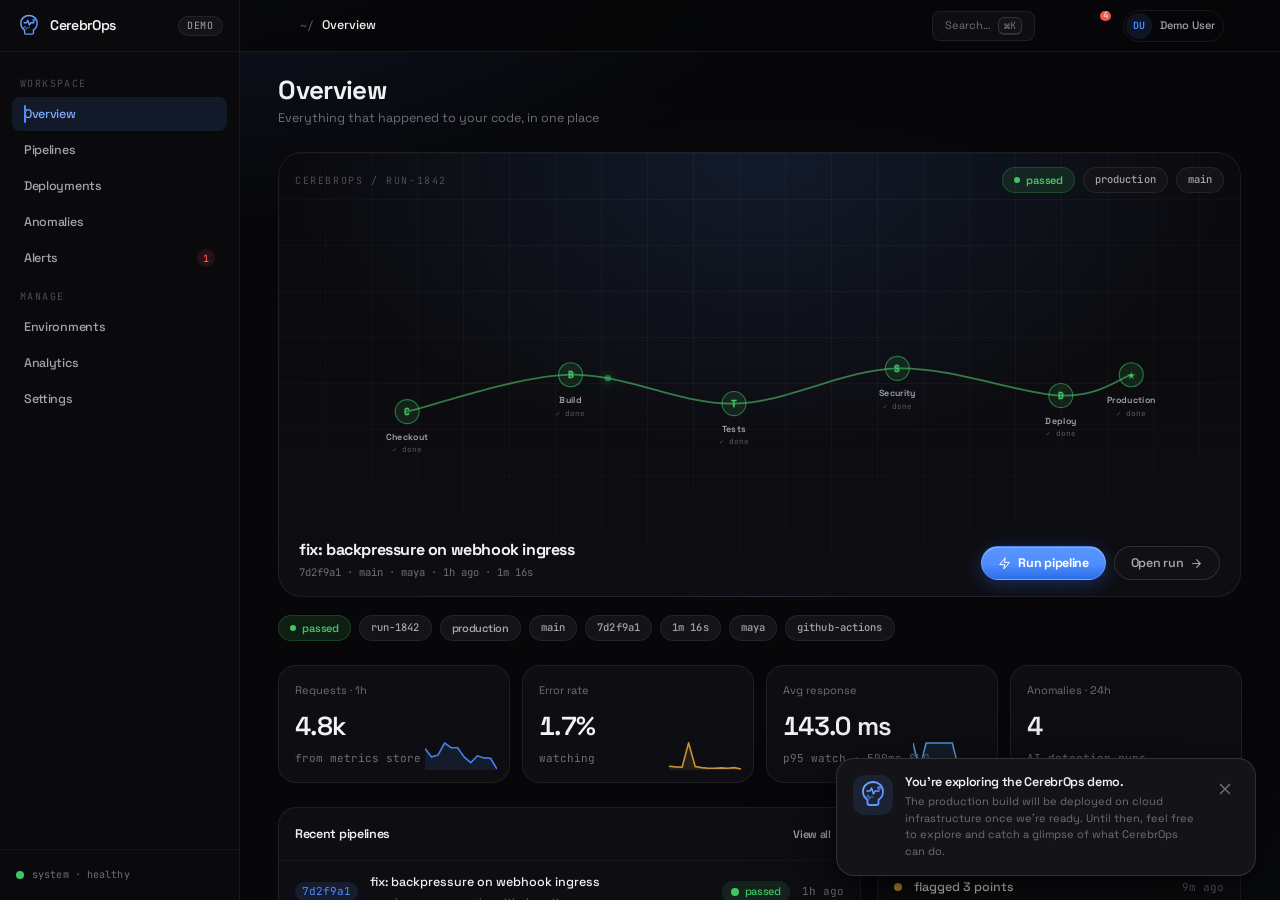
<file: demo/dashboard.html>
<!DOCTYPE html>
<html lang="en" data-theme="dark">
<head>
  <meta charset="utf-8">
  <meta name="viewport" content="width=device-width, initial-scale=1">
  <meta name="api-key" content="">
  <title>CerebrOps — Dashboard (Demo)</title>
  <link rel="icon" type="image/svg+xml" href="./static/img/logo.svg">
  <link rel="preconnect" href="https://fonts.googleapis.com">
  <link rel="preconnect" href="https://fonts.gstatic.com" crossorigin>
  <link href="https://fonts.googleapis.com/css2?family=Space+Grotesk:wght@400;500;600;700&family=Instrument+Serif:ital@1&family=JetBrains+Mono:wght@400;500;600&display=swap" rel="stylesheet">
  <link rel="stylesheet" href="./static/css/tokens.css">
  <link rel="stylesheet" href="./static/css/base.css">
  <link rel="stylesheet" href="./static/css/app.css">
</head>
<body>
  <div class="app">
    <!-- SIDEBAR -->
    <aside class="sidebar" id="sidebar" aria-label="Primary">
      <a class="side-brand" href="./index.html" title="Back to cerebrops home">
        <span class="brand-mark" aria-hidden="true">
          <img src="./static/img/logo.svg" alt="" width="26" height="26">
        </span>
        <span class="side-brand-name">CerebrOps</span>
        <span class="side-env chip" id="side-env">demo</span>
      </a>

      <nav class="side-nav" id="side-nav">
        <p class="side-label">Workspace</p>
        <a class="side-link active" href="#/overview" data-route="overview"><span>Overview</span></a>
        <a class="side-link" href="#/pipelines" data-route="pipelines"><span>Pipelines</span></a>
        <a class="side-link" href="#/deployments" data-route="deployments"><span>Deployments</span></a>
        <a class="side-link" href="#/anomalies" data-route="anomalies"><span>Anomalies</span></a>
        <a class="side-link" href="#/alerts" data-route="alerts"><span>Alerts</span><span class="side-count" id="alert-count" hidden></span></a>
        <p class="side-label">Manage</p>
        <a class="side-link" href="#/environments" data-route="environments"><span>Environments</span></a>
        <a class="side-link" href="#/analytics" data-route="analytics"><span>Analytics</span></a>
        <a class="side-link" href="#/settings" data-route="settings"><span>Settings</span></a>
      </nav>

      <div class="side-foot">
        <div class="side-status">
          <span class="dot dot-success" id="side-dot"></span>
          <span id="side-status-text" class="mono">system · healthy</span>
        </div>
        <button class="side-collapse" id="side-collapse" title="Collapse sidebar" aria-label="Collapse sidebar"></button>
      </div>
    </aside>
    <div class="side-scrim" id="side-scrim" hidden></div>

    <!-- MAIN -->
    <div class="app-main">
      <header class="topbar">
        <button class="icon-btn hamburger" id="hamburger" aria-label="Open navigation" aria-expanded="false"></button>
        <div class="crumb" id="crumb">
          <span class="crumb-sep mono">~/</span><span id="crumb-name">overview</span>
        </div>
        <div class="topbar-right">
          <button class="search-trigger" id="search-trigger" aria-label="Search (Ctrl K)">
            <span class="search-label">Search…</span>
            <span class="kbd" id="search-kbd">⌘K</span>
          </button>
          <button class="icon-btn" id="theme-toggle" aria-label="Toggle theme"></button>
          <div class="notif-wrap">
            <button class="icon-btn" id="notif-btn" aria-label="Notifications" aria-expanded="false">
              <span class="notif-badge" id="notif-badge" hidden></span>
            </button>
            <div class="notif-panel" id="notif-panel" hidden></div>
          </div>
          <div class="user-chip" id="user-chip" title="Demo User">
            <span class="avatar mono">DU</span>
            <span class="user-name">Demo User</span>
          </div>
          <a class="icon-btn" href="./login.html" title="Log out" aria-label="Log out"></a>
        </div>
      </header>

      <main class="view" id="view" tabindex="-1"></main>
    </div>
  </div>

  <!-- MOBILE BOTTOM NAV -->
  <nav class="tabbar" id="tabbar" aria-label="Primary">
    <a class="tab-item active" href="#/overview" data-route="overview" aria-label="Overview"><span>Home</span></a>
    <a class="tab-item" href="#/pipelines" data-route="pipelines" aria-label="Pipelines"><span>Pipelines</span></a>
    <button class="tab-fab" id="tab-run" aria-label="Run pipeline" title="Run pipeline"></button>
    <a class="tab-item" href="#/deployments" data-route="deployments" aria-label="Deployments"><span>Deploys</span></a>
    <a class="tab-item" href="#/alerts" data-route="alerts" aria-label="Alerts"><span>Alerts</span></a>
  </nav>

  <!-- COMMAND PALETTE -->
  <div class="palette-backdrop" id="palette-backdrop" hidden>
    <div class="palette" role="dialog" aria-modal="true" aria-label="Command palette">
      <div class="palette-input-row">
        <input class="palette-input" id="palette-input" type="text" placeholder="Search projects, runs, actions…" autocomplete="off" spellcheck="false" aria-label="Search">
        <span class="kbd">esc</span>
      </div>
      <div class="palette-results" id="palette-results" role="listbox"></div>
      <div class="palette-foot">
        <span><span class="kbd">↑</span><span class="kbd">↓</span> navigate</span>
        <span><span class="kbd">↵</span> select</span>
        <span class="palette-hint mono">actions</span>
      </div>
    </div>
  </div>

  <div class="toast-region" id="toasts" aria-live="polite"></div>

  <!-- DEMO NOTIFICATION POPUP -->
  <div id="demo-popup" class="demo-popup">
    <div class="demo-popup-inner">
      <div class="demo-popup-icon">
        <img src="./static/img/logo.svg" alt="" width="32" height="32">
      </div>
      <div class="demo-popup-content">
        <h3 class="demo-popup-title">You're exploring the CerebrOps demo.</h3>
        <p class="demo-popup-text">The production build will be deployed on cloud infrastructure once we're ready. Until then, feel free to explore and catch a glimpse of what CerebrOps can do.</p>
      </div>
      <button class="demo-popup-close" id="demo-popup-close" aria-label="Dismiss">
        <svg width="18" height="18" viewBox="0 0 24 24" fill="none" stroke="currentColor" stroke-width="2" stroke-linecap="round"><path d="M18 6L6 18M6 6l12 12"/></svg>
      </button>
    </div>
  </div>

  <script id="initial-data" type="application/json">{
    "system": {"cpu_usage": 34.2, "memory_usage": 58.1, "disk_usage": 41.3, "uptime": 86400},
    "summary": {"total": 4812, "error_rate_percent": 1.7, "avg_response_time_seconds": 0.143, "avg_response_time_ms": 143, "anomaly_count": 3, "deploy_count": 9},
    "anomalies": [
      {"id": 6, "ts": "2026-08-19T10:00:00Z", "status": "detected", "severity": "page", "anomaly_count": 3, "total_data_points": 672, "results": {"method": "forecast-residual", "top_metric_contributions": {"error_rate": 42.3, "response_time": 12.1}, "root_cause": {"run_id": "run-1836", "minutes_before": 1.1, "branch": "main", "commit": "3a08f77", "hypothesis": "Possible deploy-related regression: run-1836 (main@3a08f77) 1.1m before the anomaly."}}},
      {"id": 5, "ts": "2026-08-19T06:00:00Z", "status": "detected", "severity": "ticket", "anomaly_count": 1, "total_data_points": 672, "results": {"method": "isolation-forest", "top_metric_contributions": {"cpu_usage": 9.2}}},
      {"id": 4, "ts": "2026-08-18T22:00:00Z", "status": "detected", "severity": "ticket", "anomaly_count": 2, "total_data_points": 670, "results": {"method": "forecast-residual", "top_metric_contributions": {"memory_usage": 17.7, "error_rate": 6.4}}}
    ],
    "alerts": [
      {"id": 8, "ts": "2026-08-19T10:00:00Z", "severity": "page", "alert_type": "anomaly", "message": "error_rate spike — forecast-residual flagged 3 points", "payload": {"channel": "slack"}},
      {"id": 7, "ts": "2026-08-19T06:00:00Z", "severity": "ticket", "alert_type": "anomaly", "message": "cpu_usage deviating from weekly profile", "payload": {"channel": "slack"}},
      {"id": 6, "ts": "2026-08-19T00:00:00Z", "severity": "ticket", "alert_type": "slo", "message": "FastBurn: error budget consumed 18.2x in the last hour", "payload": {"channel": "opsgenie"}}
    ],
    "pipeline": [
      {"id": 1, "pipeline_id": "run-1842", "status": "success", "stage": "production", "duration": 42, "branch": "main", "commit_hash": "7d2f9a1", "source": "github-actions", "ts": "2026-08-19T11:00:00Z", "payload": {"project": "cerebrops-core", "repo": "cerebrops/core", "author": "maya", "message": "fix: backpressure on webhook ingress"}},
      {"id": 2, "pipeline_id": "run-1841", "status": "success", "stage": "production", "duration": 38, "branch": "main", "commit_hash": "9c41be2", "source": "github-actions", "ts": "2026-08-19T09:30:00Z", "payload": {"project": "cerebrops-core", "repo": "cerebrops/core", "author": "devon", "message": "feat: forecast-residual detection v2"}},
      {"id": 3, "pipeline_id": "run-1840", "status": "failed", "stage": "test", "duration": 28, "branch": "main", "commit_hash": "3a08f77", "source": "github-actions", "ts": "2026-08-19T08:00:00Z", "payload": {"project": "gateway", "repo": "cerebrops/gateway", "author": "alex", "message": "chore: pin trivy-action to 0.35.0"}},
      {"id": 4, "pipeline_id": "run-1839", "status": "success", "stage": "production", "duration": 55, "branch": "main", "commit_hash": "e5d90b4", "source": "github-actions", "ts": "2026-08-19T06:00:00Z", "payload": {"project": "cerebrops-core", "repo": "cerebrops/core", "author": "maya", "message": "feat: deploy-correlated root cause"}},
      {"id": 5, "pipeline_id": "run-1838", "status": "running", "stage": "deploy", "duration": 12, "branch": "pr-127", "commit_hash": "b21a6c8", "source": "github-actions", "ts": "2026-08-19T11:15:00Z", "payload": {"project": "web-dashboard", "repo": "cerebrops/web-dashboard", "author": "devon", "message": "perf: batch metric inserts"}}
    ],
    "api_key_configured": false,
    "recent_logs": ["2026-08-19T11:00:00 INFO Pipeline event recorded: run-1842", "2026-08-19T10:55:00 INFO Monitor cycle complete: 0 anomalies", "2026-08-19T10:00:00 WARN Forecast-residual anomaly detected: error_rate"]
  }</script>

  <script src="./static/vendor/three.min.js"></script>
  <script src="./static/vendor/chart.umd.min.js"></script>
  <script>
    // Override the API function to return demo data from initial-data
    (function() {
      var initialData = JSON.parse(document.getElementById('initial-data').textContent);

      // Store the original api function and replace it
      window.__demoMode = true;
      window.__demoData = initialData;

      // Demo notification popup
      var popup = document.getElementById('demo-popup');
      var closeBtn = document.getElementById('demo-popup-close');
      if (popup && closeBtn) {
        closeBtn.addEventListener('click', function() {
          popup.style.opacity = '0';
          popup.style.transform = 'translateY(20px)';
          setTimeout(function() { popup.style.display = 'none'; }, 300);
        });
        // Auto-dismiss after 8 seconds
        setTimeout(function() {
          if (popup.style.display !== 'none') {
            popup.style.opacity = '0';
            popup.style.transform = 'translateY(20px)';
            setTimeout(function() { popup.style.display = 'none'; }, 300);
          }
        }, 8000);
      }
    })();
  </script>
  <script src="./static/js/demo-api.js"></script>
  <script src="./static/js/app.js"></script>
</body>
</html>
</file>
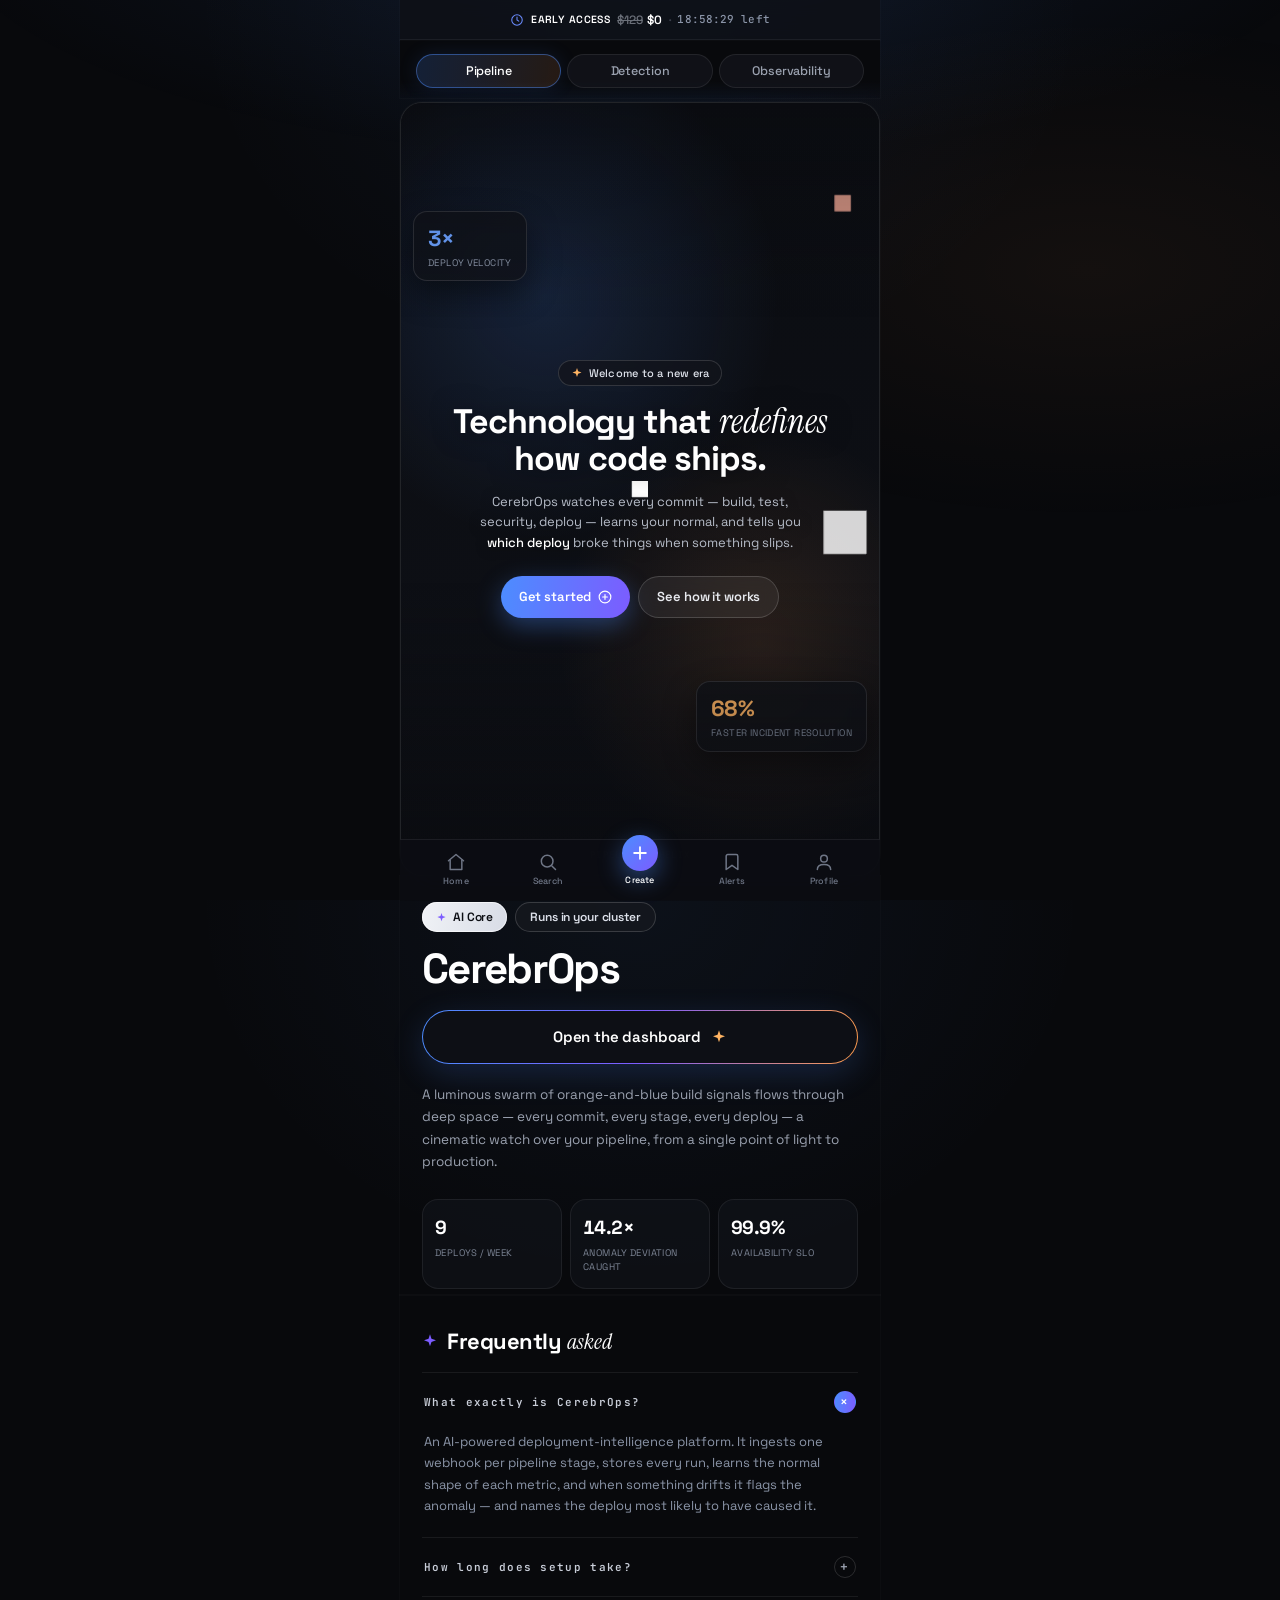
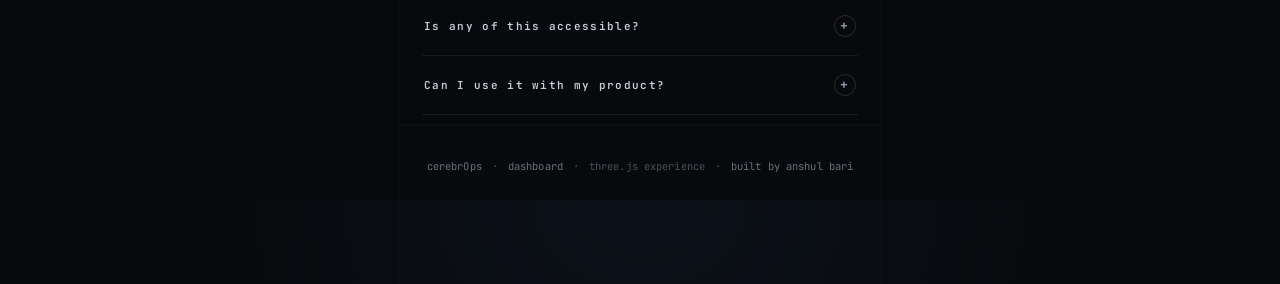
<file: demo/experience.html>
<!DOCTYPE html>
<html lang="en" data-theme="dark">
<head>
  <meta charset="utf-8">
  <meta name="viewport" content="width=device-width, initial-scale=1, viewport-fit=cover">
  <meta name="description" content="CerebrOps — AI-powered deployment intelligence. A cinematic watch over every commit, from a single point of light to production.">
  <meta name="theme-color" content="#0a0b0e">
  <title>CerebrOps — a new era of deployment intelligence</title>
  <link rel="icon" type="image/svg+xml" href="./static/img/logo.svg">
  <link rel="preconnect" href="https://fonts.googleapis.com">
  <link rel="preconnect" href="https://fonts.gstatic.com" crossorigin>
  <link href="https://fonts.googleapis.com/css2?family=Space+Grotesk:wght@400;500;600;700&family=Instrument+Serif:ital@1&family=JetBrains+Mono:wght@400;500;600&display=swap" rel="stylesheet">
  <link rel="stylesheet" href="./static/css/tokens.css">
  <link rel="stylesheet" href="./static/css/base.css">
  <link rel="stylesheet" href="./static/css/experience.css">
</head>
<body class="xp">
  <div class="xp-stage" aria-hidden="true"></div>

  <!-- EARLY ACCESS BANNER -->
  <div class="ea-banner" role="status">
    <svg class="ea-clock" width="14" height="14" viewBox="0 0 24 24" fill="none" stroke="currentColor" stroke-width="1.8" stroke-linecap="round"><circle cx="12" cy="12" r="9"/><path d="M12 7v5l3 2"/></svg>
    <span class="ea-title">Early Access</span>
    <span class="ea-price"><s>$129</s> <b>$0</b></span>
    <span class="ea-sep">·</span>
    <span class="ea-count mono" id="ea-count">18:58:33 left</span>
  </div>

  <!-- SCENE TABS -->
  <nav class="xp-tabs" id="xp-tabs" aria-label="Experience layers">
    <button class="xp-tab on" data-scene="pipeline" aria-pressed="true">Pipeline</button>
    <button class="xp-tab" data-scene="detection" aria-pressed="false">Detection</button>
    <button class="xp-tab" data-scene="observability" aria-pressed="false">Observability</button>
  </nav>

  <!-- HERO PREVIEW -->
  <section class="hero-card" id="hero-card">
    <canvas id="xp-canvas" aria-hidden="true"></canvas>
    <div class="hero-float hero-float-left">
      <span class="hf-value num">3×</span>
      <span class="hf-label">deploy velocity</span>
    </div>
    <div class="hero-float hero-float-right">
      <span class="hf-value num">68%</span>
      <span class="hf-label">faster incident resolution</span>
    </div>
    <span class="hero-scene-tag mono" id="scene-tag">pipeline · helix</span>

    <div class="hero-overlay">
      <span class="hero-badge">
        <svg width="12" height="12" viewBox="0 0 24 24" fill="currentColor"><path d="M12 2l2.2 6.6L21 11l-6.8 2.4L12 20l-2.2-6.6L3 11l6.8-2.4z"/></svg>
        Welcome to a new era
      </span>
      <h1>Technology that <span class="serif-it">redefines</span><br>how code ships.</h1>
      <p class="hero-sub">
        CerebrOps watches every commit — build, test, security, deploy —
        learns your normal, and tells you <em>which deploy</em> broke things
        when something slips.
      </p>
      <div class="hero-actions">
        <a class="xp-btn xp-btn-primary" href="./dashboard.html">
          Get started
          <svg width="14" height="14" viewBox="0 0 24 24" fill="none" stroke="currentColor" stroke-width="2" stroke-linecap="round" stroke-linejoin="round"><circle cx="12" cy="12" r="10"/><path d="M12 8v8M8 12h8"/></svg>
        </a>
        <a class="xp-btn xp-btn-ghost" href="#faq">See how it works</a>
      </div>
    </div>
  </section>

  <!-- PRODUCT -->
  <section class="xp-main">
    <div class="xp-tags reveal">
      <span class="xp-pill premium">
        <svg width="11" height="11" viewBox="0 0 24 24" fill="currentColor"><path d="M12 2l2.2 6.6L21 11l-6.8 2.4L12 20l-2.2-6.6L3 11l6.8-2.4z"/></svg>
        AI Core
      </span>
      <span class="xp-pill dark">Runs in your cluster</span>
    </div>
    <h2 class="xp-title reveal reveal-d1">CerebrOps</h2>
    <a class="xp-cta reveal reveal-d2" href="./dashboard.html">
      <span>Open the dashboard</span>
      <svg class="xp-cta-spark" width="16" height="16" viewBox="0 0 24 24" fill="currentColor"><path d="M12 2l2.2 6.6L21 11l-6.8 2.4L12 20l-2.2-6.6L3 11l6.8-2.4z"/></svg>
    </a>
    <p class="xp-desc reveal reveal-d3">
      A luminous swarm of orange-and-blue build signals flows through deep space —
      every commit, every stage, every deploy — a cinematic watch over your
      pipeline, from a single point of light to production.
    </p>

    <div class="xp-stats reveal reveal-d4">
      <div class="xp-stat"><span class="xs-v num">9</span><span class="xs-k">deploys / week</span></div>
      <div class="xp-stat"><span class="xs-v num">14.2×</span><span class="xs-k">anomaly deviation caught</span></div>
      <div class="xp-stat"><span class="xs-v num">99.9%</span><span class="xs-k">availability SLO</span></div>
    </div>
  </section>

  <!-- FAQ -->
  <section class="faq" id="faq">
    <div class="faq-head reveal">
      <svg width="16" height="16" viewBox="0 0 24 24" fill="currentColor"><path d="M12 2l2.2 6.6L21 11l-6.8 2.4L12 20l-2.2-6.6L3 11l6.8-2.4z"/></svg>
      <h2>Frequently <span class="serif-it">asked</span></h2>
    </div>

    <details class="faq-item reveal reveal-d1" open>
      <summary>
        <span>What exactly is CerebrOps?</span>
        <span class="faq-icon" aria-hidden="true">×</span>
      </summary>
      <div class="faq-body">
        <p>An AI-powered deployment-intelligence platform. It ingests one webhook per pipeline stage, stores every run, learns the normal shape of each metric, and when something drifts it flags the anomaly — and names the deploy most likely to have caused it.</p>
      </div>
    </details>

    <details class="faq-item reveal reveal-d2">
      <summary>
        <span>How long does setup take?</span>
        <span class="faq-icon" aria-hidden="true">+</span>
      </summary>
      <div class="faq-body">
        <p>Under five minutes. Point your CI at one endpoint, run the container, and the store, detectors, Prometheus endpoint, and dashboard come up together — no accounts, no SaaS dependency.</p>
      </div>
    </details>

    <details class="faq-item reveal reveal-d3">
      <summary>
        <span>Is any of this accessible?</span>
        <span class="faq-icon" aria-hidden="true">+</span>
      </summary>
      <div class="faq-body">
        <p>Fully self-hosted and API-first. Everything is readable: the v1 API, the Prometheus scrape target, and structured JSON logs. Your telemetry never leaves your cluster.</p>
      </div>
    </details>

    <details class="faq-item reveal reveal-d4">
      <summary>
        <span>Can I use it with my product?</span>
        <span class="faq-icon" aria-hidden="true">+</span>
      </summary>
      <div class="faq-body">
        <p>Yes. POST pipeline events from GitHub Actions, GitLab CI, or Jenkins; read the v1 API; scrape <span class="mono">/metrics-prom</span>; and route anomaly pages to Slack with the runbook attached.</p>
      </div>
    </details>
  </section>

  <!-- BOTTOM NAV -->
  <nav class="xp-bottombar" aria-label="App navigation">
    <a class="bb-item" href="./experience.html" aria-label="Home">
      <svg viewBox="0 0 24 24" fill="none" stroke="currentColor" stroke-width="1.8" stroke-linecap="round" stroke-linejoin="round"><path d="M3 10.5L12 3l9 7.5"/><path d="M5 9.5V21h14V9.5"/></svg>
      <span>Home</span>
    </a>
    <a class="bb-item" href="#faq" aria-label="Search">
      <svg viewBox="0 0 24 24" fill="none" stroke="currentColor" stroke-width="1.8" stroke-linecap="round" stroke-linejoin="round"><circle cx="11" cy="11" r="7"/><path d="M21 21l-4.3-4.3"/></svg>
      <span>Search</span>
    </a>
    <a class="bb-item bb-plus" href="./dashboard.html" aria-label="Create">
      <svg viewBox="0 0 24 24" fill="none" stroke="currentColor" stroke-width="2.2" stroke-linecap="round"><path d="M12 5v14M5 12h14"/></svg>
      <span>Create</span>
    </a>
    <a class="bb-item" href="./dashboard.html#/anomalies" aria-label="Anomalies">
      <svg viewBox="0 0 24 24" fill="none" stroke="currentColor" stroke-width="1.8" stroke-linecap="round" stroke-linejoin="round"><path d="M19 21l-7-5-7 5V5a2 2 0 012-2h10a2 2 0 012 2z"/></svg>
      <span>Alerts</span>
    </a>
    <a class="bb-item" href="./dashboard.html#/settings" aria-label="Profile">
      <svg viewBox="0 0 24 24" fill="none" stroke="currentColor" stroke-width="1.8" stroke-linecap="round" stroke-linejoin="round"><circle cx="12" cy="8" r="4"/><path d="M4 21c0-4 3.6-6 8-6s8 2 8 6"/></svg>
      <span>Profile</span>
    </a>
  </nav>

  <footer class="xp-foot mono">
    <a href="./index.html">cerebrOps</a>
    <span>·</span>
    <a href="./dashboard.html">dashboard</a>
    <span>·</span>
    <span>three.js experience</span>
    <span>·</span>
    <a href="https://www.anshulbari.me/" target="_blank" rel="noopener noreferrer">built by anshul bari</a>
  </footer>

  <script src="./static/vendor/three.min.js"></script>
  <script src="./static/js/experience.js"></script>
</body>
</html>
</file>
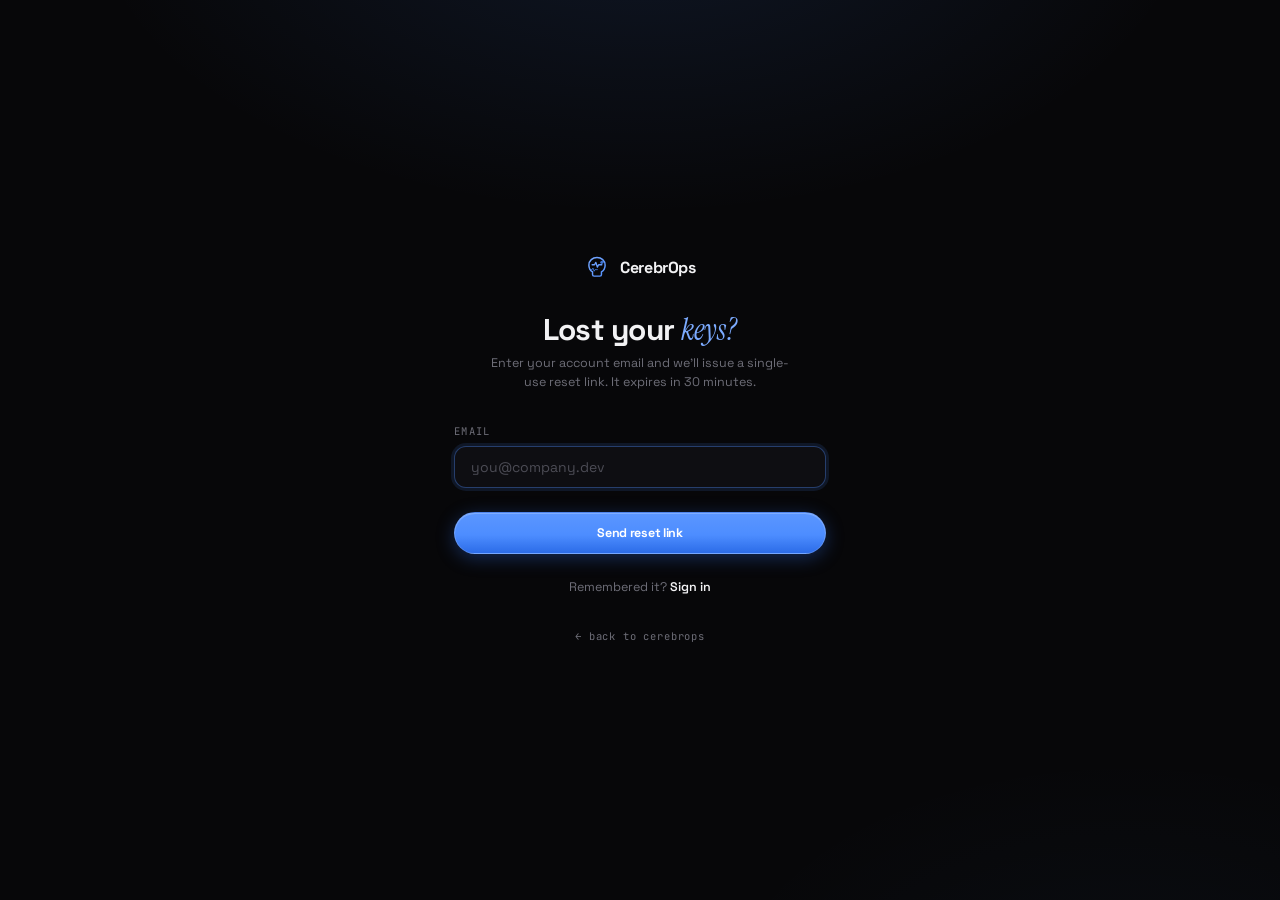
<file: demo/forgot-password.html>
<!DOCTYPE html>
<html lang="en" data-theme="dark">
<head>
  <meta charset="utf-8">
  <meta name="viewport" content="width=device-width, initial-scale=1">
  <title>Reset password — CerebrOps Demo</title>
  <link rel="icon" type="image/svg+xml" href="./static/img/logo.svg">
  <link rel="preconnect" href="https://fonts.googleapis.com">
  <link rel="preconnect" href="https://fonts.gstatic.com" crossorigin>
  <link href="https://fonts.googleapis.com/css2?family=Space+Grotesk:wght@400;500;600;700&family=Instrument+Serif:ital@1&family=JetBrains+Mono:wght@400;500;600&display=swap" rel="stylesheet">
  <link rel="stylesheet" href="./static/css/tokens.css">
  <link rel="stylesheet" href="./static/css/base.css">
  <link rel="stylesheet" href="./static/css/auth.css">
</head>
<body class="auth">
  <main class="auth-card">
    <a class="auth-brand" href="./index.html">
      <span class="brand-mark" aria-hidden="true">
        <img src="./static/img/logo.svg" alt="" width="26" height="26">
      </span>
      CerebrOps
    </a>

    <h1 class="auth-title">Lost your <span class="serif-it" style="color:var(--accent-strong)">keys?</span></h1>
    <p class="auth-sub">Enter your account email and we'll issue a single-use reset link. It expires in 30 minutes.</p>

    <div class="auth-note" role="status" id="reset-note" style="display:none">
      <span class="mono" style="font-size:12px">Reset link sent! (Demo mode — no email actually sent)</span>
    </div>

    <form class="auth-form" id="reset-form">
      <div class="auth-field">
        <label for="email">Email</label>
        <input class="auth-input" id="email" name="email" type="email" placeholder="you@company.dev" required autocomplete="email" autofocus>
      </div>
      <button class="auth-submit" type="submit">Send reset link</button>
    </form>

    <p class="auth-switch">Remembered it? <a href="./login.html">Sign in</a></p>

    <p class="auth-foot">
      <a href="./index.html">← back to cerebrops</a>
    </p>
  </main>

  <script>
    document.getElementById('reset-form').addEventListener('submit', function(e) {
      e.preventDefault();
      document.getElementById('reset-note').style.display = 'block';
      document.getElementById('reset-form').style.display = 'none';
    });
  </script>
</body>
</html>
</file>
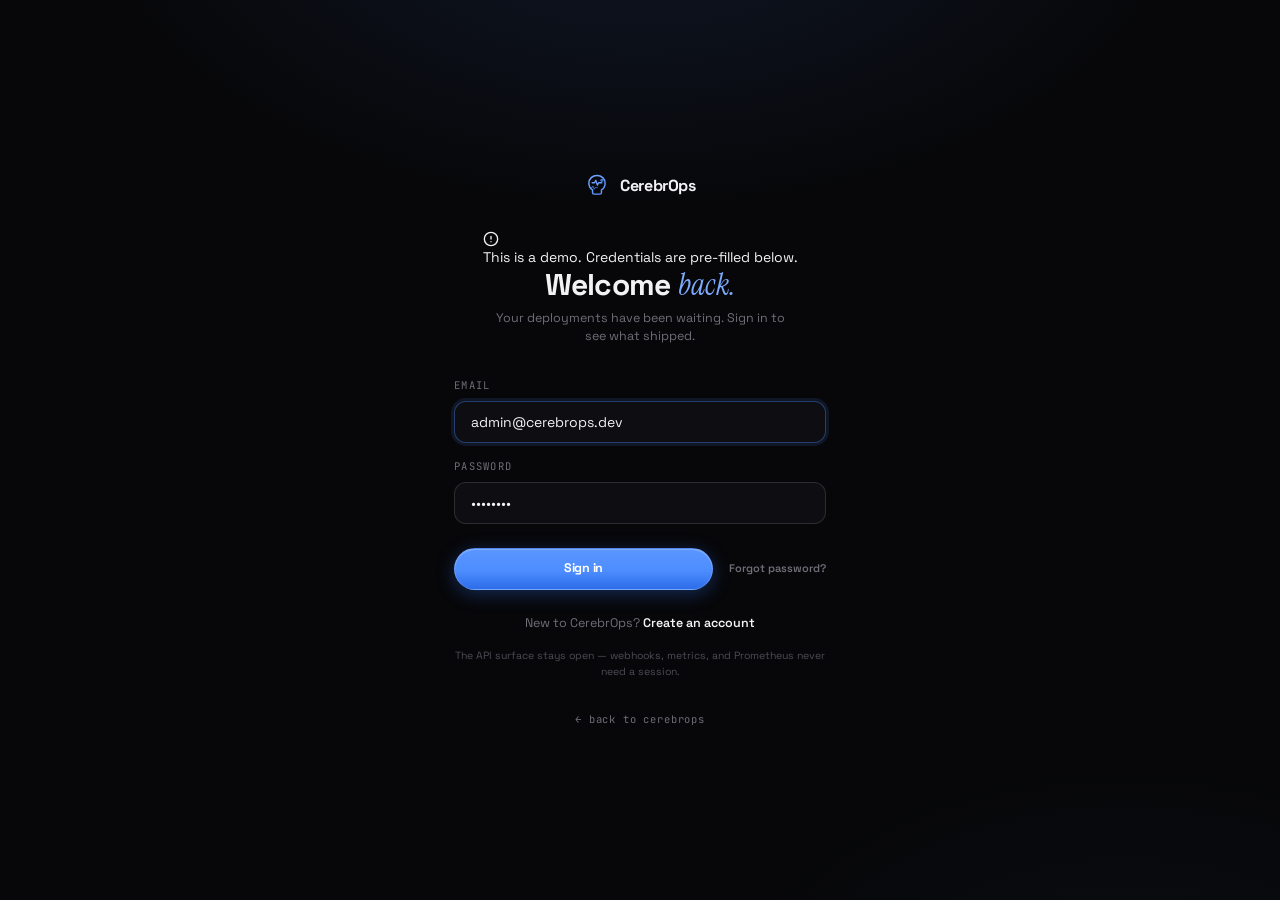
<file: demo/login.html>
<!DOCTYPE html>
<html lang="en" data-theme="dark">
<head>
  <meta charset="utf-8">
  <meta name="viewport" content="width=device-width, initial-scale=1">
  <title>Sign in — CerebrOps Demo</title>
  <link rel="icon" type="image/svg+xml" href="./static/img/logo.svg">
  <link rel="preconnect" href="https://fonts.googleapis.com">
  <link rel="preconnect" href="https://fonts.gstatic.com" crossorigin>
  <link href="https://fonts.googleapis.com/css2?family=Space+Grotesk:wght@400;500;600;700&family=Instrument+Serif:ital@1&family=JetBrains+Mono:wght@400;500;600&display=swap" rel="stylesheet">
  <link rel="stylesheet" href="./static/css/tokens.css">
  <link rel="stylesheet" href="./static/css/base.css">
  <link rel="stylesheet" href="./static/css/auth.css">
</head>
<body class="auth">
  <main class="auth-card">
    <a class="auth-brand" href="./index.html">
      <span class="brand-mark" aria-hidden="true">
        <img src="./static/img/logo.svg" alt="" width="26" height="26">
      </span>
      CerebrOps
    </a>

    <div class="auth-demo-banner" role="status">
      <svg width="16" height="16" viewBox="0 0 24 24" fill="none" stroke="currentColor" stroke-width="2" stroke-linecap="round"><circle cx="12" cy="12" r="10"/><path d="M12 8v4m0 4h.01"/></svg>
      <span>This is a demo. Credentials are pre-filled below.</span>
    </div>

    <h1 class="auth-title">Welcome <span class="serif-it" style="color:var(--accent-strong)">back.</span></h1>
    <p class="auth-sub">Your deployments have been waiting. Sign in to see what shipped.</p>

    <form class="auth-form" id="login-form">
      <div class="auth-field">
        <label for="email">Email</label>
        <input class="auth-input" id="email" name="email" type="email" value="admin@cerebrops.dev" required autocomplete="email" autofocus>
      </div>
      <div class="auth-field">
        <label for="password">Password</label>
        <input class="auth-input" id="password" name="password" type="password" value="admin123" required autocomplete="current-password">
      </div>
      <div class="auth-row">
        <button class="auth-submit" type="submit">Sign in</button>
        <a class="auth-forgot" href="./forgot-password.html">Forgot password?</a>
      </div>
    </form>

    <p class="auth-switch">New to CerebrOps? <a href="./register.html">Create an account</a></p>
    <p class="auth-demo">The API surface stays open — webhooks, metrics, and Prometheus never need a session.</p>

    <p class="auth-foot">
      <a href="./index.html">← back to cerebrops</a>
    </p>
  </main>

  <script>
    document.getElementById('login-form').addEventListener('submit', function(e) {
      e.preventDefault();
      window.location.href = './dashboard.html';
    });
  </script>
</body>
</html>
</file>
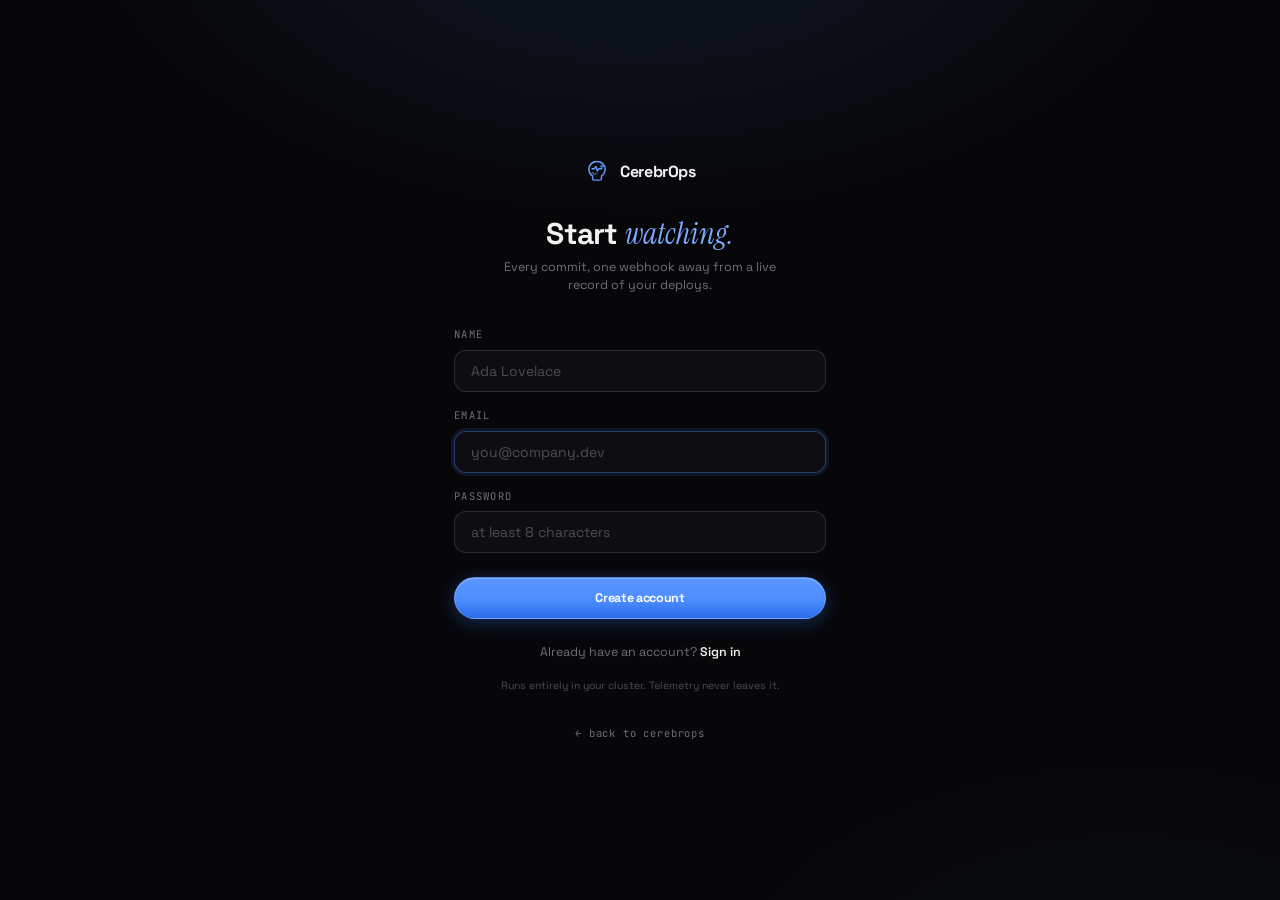
<file: demo/register.html>
<!DOCTYPE html>
<html lang="en" data-theme="dark">
<head>
  <meta charset="utf-8">
  <meta name="viewport" content="width=device-width, initial-scale=1">
  <title>Create account — CerebrOps Demo</title>
  <link rel="icon" type="image/svg+xml" href="./static/img/logo.svg">
  <link rel="preconnect" href="https://fonts.googleapis.com">
  <link rel="preconnect" href="https://fonts.gstatic.com" crossorigin>
  <link href="https://fonts.googleapis.com/css2?family=Space+Grotesk:wght@400;500;600;700&family=Instrument+Serif:ital@1&family=JetBrains+Mono:wght@400;500;600&display=swap" rel="stylesheet">
  <link rel="stylesheet" href="./static/css/tokens.css">
  <link rel="stylesheet" href="./static/css/base.css">
  <link rel="stylesheet" href="./static/css/auth.css">
</head>
<body class="auth">
  <main class="auth-card">
    <a class="auth-brand" href="./index.html">
      <span class="brand-mark" aria-hidden="true">
        <img src="./static/img/logo.svg" alt="" width="26" height="26">
      </span>
      CerebrOps
    </a>

    <h1 class="auth-title">Start <span class="serif-it" style="color:var(--accent-strong)">watching.</span></h1>
    <p class="auth-sub">Every commit, one webhook away from a live record of your deploys.</p>

    <form class="auth-form" id="register-form">
      <div class="auth-field">
        <label for="name">Name</label>
        <input class="auth-input" id="name" name="name" type="text" placeholder="Ada Lovelace" autocomplete="name">
      </div>
      <div class="auth-field">
        <label for="email">Email</label>
        <input class="auth-input" id="email" name="email" type="email" placeholder="you@company.dev" required autocomplete="email" autofocus>
      </div>
      <div class="auth-field">
        <label for="password">Password</label>
        <input class="auth-input" id="password" name="password" type="password" placeholder="at least 8 characters" required autocomplete="new-password">
      </div>
      <button class="auth-submit" type="submit">Create account</button>
    </form>

    <p class="auth-switch">Already have an account? <a href="./login.html">Sign in</a></p>
    <p class="auth-demo">Runs entirely in your cluster. Telemetry never leaves it.</p>

    <p class="auth-foot">
      <a href="./index.html">← back to cerebrops</a>
    </p>
  </main>

  <script>
    document.getElementById('register-form').addEventListener('submit', function(e) {
      e.preventDefault();
      window.location.href = './dashboard.html';
    });
  </script>
</body>
</html>
</file>
<file: demo/static/css/tokens.css>
/* ============================================================
   CerebrOps design tokens
   Cinematic, minimal, technical. One source of truth for the
   visual language across the landing page and the app shell.
   ============================================================ */

:root {
  /* ---- typography ---- */
  /* Space Grotesk — technical grotesque with personality; pairs with JetBrains Mono.
     Instrument Serif italic — editorial-cinematic accent for signature words. */
  --font-ui: "Space Grotesk", "Inter", "SF Pro Display", system-ui, -apple-system, "Segoe UI", sans-serif;
  --font-display: "Instrument Serif", Georgia, "Times New Roman", serif;
  --font-mono: "JetBrains Mono", "SFMono-Regular", ui-monospace, "Cascadia Code", Menlo, monospace;

  --text-xs: 11px;
  --text-sm: 12.5px;
  --text-md: 14px;
  --text-lg: 16px;
  --text-xl: 19px;
  --text-2xl: 24px;
  --text-3xl: 32px;
  --text-4xl: 44px;
  --text-5xl: 60px;

  --tracking-tight: -0.025em;
  --tracking-mono: 0.01em;

  /* ---- spacing scale ---- */
  --sp-1: 4px;
  --sp-2: 8px;
  --sp-3: 12px;
  --sp-4: 16px;
  --sp-5: 24px;
  --sp-6: 32px;
  --sp-7: 48px;
  --sp-8: 64px;
  --sp-9: 96px;

  /* ---- radii ---- */
  --r-xs: 6px;
  --r-sm: 8px;
  --r-md: 12px;
  --r-lg: 18px;
  --r-xl: 24px;
  --r-full: 999px;

  /* ---- layout ---- */
  --sidebar-w: 240px;
  --sidebar-w-collapsed: 64px;
  --topbar-h: 52px;
  --content-max: 1280px;
  --view-pad-x: clamp(16px, 3vw, 40px);

  /* ---- motion ---- */
  --ease-out: cubic-bezier(0.22, 1, 0.36, 1);
  --ease-in-out: cubic-bezier(0.65, 0, 0.35, 1);
  --dur-fast: 120ms;
  --dur: 200ms;
  --dur-slow: 320ms;
  --dur-slower: 520ms;

  /* ---- z-index ---- */
  --z-sidebar: 40;
  --z-topbar: 50;
  --z-drawer: 60;
  --z-palette: 90;
  --z-toast: 100;
}

/* ============================================================
   Dark (default) theme — dimensional near-black, restrained color
   ============================================================ */
:root,
[data-theme="dark"] {
  color-scheme: dark;

  /* canvas */
  --bg: #070709;
  --bg-elevated: #0a0a0d;
  --surface: #0e0e12;
  --surface-2: #131318;
  --surface-3: #191920;
  --surface-hover: #16161c;

  /* hairline borders */
  --border: rgba(255, 255, 255, 0.07);
  --border-strong: rgba(255, 255, 255, 0.13);
  --border-faint: rgba(255, 255, 255, 0.04);

  /* text */
  --ink: #f2f2f4;
  --ink-secondary: #a3a3ad;
  --ink-muted: #6e6e78;
  --ink-faint: #4c4c55;

  /* brand accent — restrained electric blue */
  --accent: #4d8dff;
  --accent-strong: #7cabff;
  --accent-soft: rgba(77, 141, 255, 0.12);
  --accent-border: rgba(77, 141, 255, 0.38);
  --accent-ink: #060709;

  /* semantic status */
  --success: #43c463;
  --success-soft: rgba(67, 196, 99, 0.12);
  --fail: #f2554c;
  --fail-soft: rgba(242, 85, 76, 0.12);
  --warn: #d9a43c;
  --warn-soft: rgba(217, 164, 60, 0.12);
  --run: #58a6ff;
  --run-soft: rgba(88, 166, 255, 0.12);
  --muted: #6e6e78;
  --muted-soft: rgba(139, 145, 158, 0.1);

  /* shadows */
  --shadow-sm: 0 1px 2px rgba(0, 0, 0, 0.5);
  --shadow-md: 0 10px 30px rgba(0, 0, 0, 0.5), 0 2px 6px rgba(0, 0, 0, 0.4);
  --shadow-lg: 0 28px 80px rgba(0, 0, 0, 0.6), 0 6px 16px rgba(0, 0, 0, 0.45);

  /* grids & glows */
  --grid-line: rgba(255, 255, 255, 0.035);
  --glow-accent: rgba(77, 141, 255, 0.12);
  --glow-success: rgba(67, 196, 99, 0.08);
  --glow-warm: rgba(255, 255, 255, 0.04);

  /* hero (pipeline visual) */
  --hero-track: rgba(255, 255, 255, 0.09);
  --hero-track-done: rgba(67, 196, 99, 0.55);
  --hero-track-fail: rgba(242, 85, 76, 0.55);
  --hero-track-run: rgba(88, 166, 255, 0.6);

  /* log colors */
  --log-ts: #5a5a64;
  --log-info: #a3a3ad;
  --log-warn: #d9a43c;
  --log-error: #f2554c;
  --log-ok: #43c463;
  --log-highlight: rgba(217, 164, 60, 0.2);
}

/* ============================================================
   Light theme
   ============================================================ */
[data-theme="light"] {
  color-scheme: light;

  --bg: #f6f6f7;
  --bg-elevated: #ffffff;
  --surface: #ffffff;
  --surface-2: #f2f2f4;
  --surface-3: #e9e9ec;
  --surface-hover: #eef0f3;

  --border: rgba(16, 18, 24, 0.09);
  --border-strong: rgba(16, 18, 24, 0.16);
  --border-faint: rgba(16, 18, 24, 0.05);

  --ink: #16181d;
  --ink-secondary: #4d525c;
  --ink-muted: #878c96;
  --ink-faint: #a8acb4;

  --accent: #2b6fe8;
  --accent-strong: #1f5fd1;
  --accent-soft: rgba(43, 111, 232, 0.1);
  --accent-border: rgba(43, 111, 232, 0.35);
  --accent-ink: #ffffff;

  --success: #1a7f37;
  --success-soft: rgba(26, 127, 55, 0.1);
  --fail: #cf222e;
  --fail-soft: rgba(207, 34, 46, 0.09);
  --warn: #9a6700;
  --warn-soft: rgba(154, 103, 0, 0.1);
  --run: #0969da;
  --run-soft: rgba(9, 105, 218, 0.09);
  --muted: #878c96;
  --muted-soft: rgba(109, 115, 128, 0.1);

  --shadow-sm: 0 1px 2px rgba(16, 18, 24, 0.06);
  --shadow-md: 0 8px 24px rgba(16, 18, 24, 0.1), 0 2px 6px rgba(16, 18, 24, 0.06);
  --shadow-lg: 0 24px 64px rgba(16, 18, 24, 0.16), 0 4px 12px rgba(16, 18, 24, 0.08);

  --grid-line: rgba(16, 18, 24, 0.05);
  --glow-accent: rgba(43, 111, 232, 0.1);
  --glow-success: rgba(26, 127, 55, 0.08);
  --glow-warm: rgba(16, 18, 24, 0.03);

  --hero-track: rgba(16, 18, 24, 0.1);
  --hero-track-done: rgba(26, 127, 55, 0.5);
  --hero-track-fail: rgba(207, 34, 46, 0.5);
  --hero-track-run: rgba(9, 105, 218, 0.55);

  --log-ts: #9aa0aa;
  --log-info: #4d525c;
  --log-warn: #9a6700;
  --log-error: #cf222e;
  --log-ok: #1a7f37;
  --log-highlight: rgba(154, 103, 0, 0.18);
}
</file>
<file: demo/static/css/base.css>
/* ============================================================
   CerebrOps base layer — reset, typography, primitives
   ============================================================ */

*, *::before, *::after { box-sizing: border-box; }

* { margin: 0; }

[hidden] { display: none !important; }

html {
  -webkit-text-size-adjust: 100%;
  scroll-behavior: smooth;
}

html, body { height: 100%; }

body {
  font-family: var(--font-ui);
  font-size: var(--text-md);
  line-height: 1.5;
  color: var(--ink);
  background: var(--bg);
  -webkit-font-smoothing: antialiased;
  text-rendering: optimizeLegibility;
  font-feature-settings: "cv02", "cv03", "cv11";
}

@media (prefers-reduced-motion: reduce) {
  *, *::before, *::after {
    animation-duration: 0.001ms !important;
    animation-iteration-count: 1 !important;
    transition-duration: 0.001ms !important;
    scroll-behavior: auto !important;
  }
}

img, svg, canvas { display: block; max-width: 100%; }

button, input, select, textarea {
  font: inherit;
  color: inherit;
}

button { cursor: pointer; background: none; border: none; padding: 0; }

a { color: var(--accent); text-decoration: none; }
a:hover { text-decoration: underline; }

::selection { background: var(--accent-soft); color: var(--ink); }

:focus-visible {
  outline: 2px solid var(--accent);
  outline-offset: 2px;
  border-radius: var(--r-xs);
}

/* ---------- typography ---------- */

h1, h2, h3, h4 { font-weight: 650; letter-spacing: var(--tracking-tight); line-height: 1.12; }

.mono { font-family: var(--font-mono); font-size: 0.92em; letter-spacing: var(--tracking-mono); }
.muted { color: var(--ink-muted); }
.eyebrow {
  font-family: var(--font-mono);
  font-size: var(--text-xs);
  letter-spacing: 0.14em;
  text-transform: uppercase;
  color: var(--ink-muted);
}

/* ---------- display serif italic — the personality accent ---------- */

.serif-it {
  font-family: var(--font-display);
  font-style: italic;
  font-weight: 400;
  letter-spacing: 0;
  line-height: 1.05;
}

/* ---------- terminal caret ---------- */

.caret::after {
  content: "▍";
  margin-left: 2px;
  color: var(--accent);
  animation: caret-blink 1.1s steps(2, start) infinite;
}
@keyframes caret-blink { 50% { opacity: 0; } }

/* ---------- reveal on scroll (shared across surfaces) ----------
   Animation-driven (not transition) so component hover transitions
   are never overridden; backwards fill covers the stagger delay. */

.reveal { opacity: 0; will-change: opacity, transform; }
.reveal.in { opacity: 1; transform: none; animation: reveal-up 640ms var(--ease-out) backwards; }
.reveal-d1 { animation-delay: 80ms; }
.reveal-d2 { animation-delay: 160ms; }
.reveal-d3 { animation-delay: 240ms; }
.reveal-d4 { animation-delay: 320ms; }
.reveal-d5 { animation-delay: 400ms; }
@keyframes reveal-up { from { opacity: 0; transform: translateY(16px); } }

@media (prefers-reduced-motion: reduce) {
  .reveal { opacity: 1 !important; transform: none !important; }
  .reveal.in { animation: none; }
}

/* ---------- layout helpers ---------- */

.stack { display: flex; flex-direction: column; }
.row { display: flex; align-items: center; }
.gap-1 { gap: var(--sp-1); } .gap-2 { gap: var(--sp-2); } .gap-3 { gap: var(--sp-3); }
.gap-4 { gap: var(--sp-4); } .gap-5 { gap: var(--sp-5); }
.spread { display: flex; align-items: center; justify-content: space-between; }
.grow { flex: 1 1 auto; min-width: 0; }
.wrap { flex-wrap: wrap; }

/* ---------- buttons ---------- */

.btn {
  display: inline-flex;
  align-items: center;
  justify-content: center;
  gap: var(--sp-2);
  height: 34px;
  padding: 0 var(--sp-4);
  border-radius: var(--r-full);
  border: 1px solid var(--border-strong);
  background: var(--surface-2);
  color: var(--ink);
  font-size: var(--text-sm);
  font-weight: 600;
  letter-spacing: var(--tracking-tight);
  white-space: nowrap;
  transition: background var(--dur-fast) var(--ease-out),
              border-color var(--dur-fast) var(--ease-out),
              transform var(--dur-fast) var(--ease-out),
              box-shadow var(--dur) var(--ease-out);
  user-select: none;
}
.btn:hover { background: var(--surface-hover); border-color: var(--border-strong); }
.btn:active { transform: translateY(0.5px); }
.btn:disabled { opacity: 0.5; cursor: not-allowed; }

.btn-primary {
  background: linear-gradient(180deg, #5b96ff 0%, var(--accent) 55%, #2c6ce8 100%);
  border-color: rgba(255, 255, 255, 0.14);
  color: var(--accent-ink);
  box-shadow: inset 0 1px 0 rgba(255, 255, 255, 0.22), 0 2px 12px rgba(45, 108, 232, 0.25);
}
.btn-primary:hover {
  background: linear-gradient(180deg, #6ba1ff 0%, var(--accent-strong) 60%, #3977ee 100%);
  box-shadow: inset 0 1px 0 rgba(255, 255, 255, 0.25), 0 4px 20px rgba(45, 108, 232, 0.4);
}

.btn-ghost { background: transparent; border-color: transparent; color: var(--ink-secondary); }
.btn-ghost:hover { background: var(--surface-hover); color: var(--ink); border-color: transparent; }

.btn-danger { background: var(--fail-soft); border-color: var(--fail); color: var(--fail); }
.btn-danger:hover { background: var(--fail); color: #fff; }

.btn-sm { height: 28px; padding: 0 var(--sp-3); font-size: var(--text-xs); }
.btn-lg { height: 40px; padding: 0 var(--sp-5); font-size: var(--text-md); }

.btn .kbd { margin-left: var(--sp-1); }

/* ---------- inputs ---------- */

.input {
  height: 34px;
  padding: 0 var(--sp-3);
  border-radius: var(--r-sm);
  border: 1px solid var(--border-strong);
  background: var(--surface);
  color: var(--ink);
  font-size: var(--text-sm);
  transition: border-color var(--dur-fast) var(--ease-out), box-shadow var(--dur) var(--ease-out);
}
.input:focus { outline: none; border-color: var(--accent-border); box-shadow: 0 0 0 3px var(--accent-soft); }
.input::placeholder { color: var(--ink-muted); }

.select {
  height: 34px;
  padding: 0 var(--sp-3);
  border-radius: var(--r-sm);
  border: 1px solid var(--border-strong);
  background: var(--surface);
  color: var(--ink);
  font-size: var(--text-sm);
}

/* ---------- badges & status ---------- */

.badge {
  display: inline-flex;
  align-items: center;
  gap: 6px;
  height: 22px;
  padding: 0 var(--sp-2);
  border-radius: var(--r-full);
  font-size: var(--text-xs);
  font-weight: 500;
  letter-spacing: var(--tracking-tight);
  border: 1px solid transparent;
  white-space: nowrap;
}
.badge-success { color: var(--success); background: var(--success-soft); border-color: rgba(0,0,0,0); }
.badge-fail { color: var(--fail); background: var(--fail-soft); }
.badge-warn { color: var(--warn); background: var(--warn-soft); }
.badge-run { color: var(--run); background: var(--run-soft); }
.badge-muted { color: var(--ink-muted); background: var(--muted-soft); }
.badge-accent { color: var(--accent); background: var(--accent-soft); }

/* status dot — never rely on color alone; pair with text */
.dot {
  width: 8px; height: 8px;
  border-radius: var(--r-full);
  flex: none;
  background: var(--ink-muted);
  position: relative;
}
.dot-success { background: var(--success); }
.dot-fail { background: var(--fail); }
.dot-warn { background: var(--warn); }
.dot-run { background: var(--run); }
.dot-run::after {
  content: "";
  position: absolute;
  inset: -4px;
  border-radius: var(--r-full);
  border: 1px solid var(--run);
  opacity: 0.6;
  animation: pulse-ring 1.6s var(--ease-out) infinite;
}
.dot-muted { background: var(--ink-muted); }
@keyframes pulse-ring {
  0% { transform: scale(0.6); opacity: 0.7; }
  100% { transform: scale(1.6); opacity: 0; }
}

/* ---------- chips / tags ---------- */

.chip {
  display: inline-flex;
  align-items: center;
  gap: 6px;
  height: 22px;
  padding: 0 var(--sp-2);
  border-radius: var(--r-full);
  border: 1px solid var(--border);
  background: var(--surface-2);
  color: var(--ink-secondary);
  font-family: var(--font-mono);
  font-size: 10.5px;
  white-space: nowrap;
}

/* ---------- pills (reference metadata language) ---------- */

.pill {
  display: inline-flex;
  align-items: center;
  gap: 6px;
  height: 26px;
  padding: 0 11px;
  border-radius: var(--r-full);
  background: var(--surface-2);
  border: 1px solid var(--border);
  color: var(--ink-secondary);
  font-size: var(--text-xs);
  font-weight: 600;
  letter-spacing: var(--tracking-tight);
  white-space: nowrap;
}
.pill .dot { width: 6px; height: 6px; }
.pill-mono { font-family: var(--font-mono); font-weight: 500; font-size: 10.5px; letter-spacing: var(--tracking-mono); }
.pill-success { color: var(--success); background: var(--success-soft); border-color: rgba(67, 196, 99, 0.22); }
.pill-fail { color: var(--fail); background: var(--fail-soft); border-color: rgba(242, 85, 76, 0.22); }
.pill-run { color: var(--run); background: var(--run-soft); border-color: rgba(88, 166, 255, 0.24); }
.pill-warn { color: var(--warn); background: var(--warn-soft); border-color: rgba(217, 164, 60, 0.24); }
.pill-accent { color: var(--accent-strong); background: var(--accent-soft); border-color: var(--accent-border); }
.pill-live { color: var(--success); background: transparent; border-color: rgba(67, 196, 99, 0.3); }
.pill-live .dot { box-shadow: 0 0 8px var(--success); }
.pill-row { display: flex; align-items: center; gap: var(--sp-2); flex-wrap: wrap; }

/* ---------- kbd ---------- */

.kbd {
  display: inline-flex;
  align-items: center;
  justify-content: center;
  min-width: 18px;
  height: 18px;
  padding: 0 5px;
  border-radius: var(--r-xs);
  border: 1px solid var(--border-strong);
  border-bottom-width: 2px;
  background: var(--surface-2);
  color: var(--ink-muted);
  font-family: var(--font-mono);
  font-size: 10px;
}

/* ---------- skeleton ---------- */

.skeleton {
  position: relative;
  overflow: hidden;
  background: var(--surface-2);
  border-radius: var(--r-sm);
}
.skeleton::after {
  content: "";
  position: absolute;
  inset: 0;
  transform: translateX(-100%);
  background: linear-gradient(90deg, transparent, rgba(255,255,255,0.06), transparent);
  animation: shimmer 1.4s var(--ease-in-out) infinite;
}
[data-theme="light"] .skeleton::after {
  background: linear-gradient(90deg, transparent, rgba(16,18,24,0.05), transparent);
}
@keyframes shimmer { 100% { transform: translateX(100%); } }

.skel-text { height: 12px; border-radius: var(--r-xs); }
.skel-title { height: 18px; width: 55%; border-radius: var(--r-xs); }

/* ---------- cards / panels ---------- */

.panel {
  background: var(--surface);
  border: 1px solid var(--border);
  border-radius: var(--r-lg);
}

.panel-head {
  display: flex;
  align-items: center;
  justify-content: space-between;
  gap: var(--sp-3);
  padding: var(--sp-3) var(--sp-4);
  border-bottom: 1px solid var(--border-faint);
}
.panel-head h3 { font-size: var(--text-sm); font-weight: 600; }
.panel-body { padding: var(--sp-4); }

/* ---------- tables ---------- */

.table-wrap { overflow-x: auto; }
table.data {
  width: 100%;
  border-collapse: collapse;
  font-size: var(--text-sm);
}
table.data th {
  text-align: left;
  padding: var(--sp-2) var(--sp-4);
  color: var(--ink-muted);
  font-size: var(--text-xs);
  font-weight: 500;
  letter-spacing: 0.04em;
  text-transform: uppercase;
  border-bottom: 1px solid var(--border);
  white-space: nowrap;
  position: sticky;
  top: 0;
  background: var(--surface);
  z-index: 1;
}
table.data td {
  padding: var(--sp-3) var(--sp-4);
  border-bottom: 1px solid var(--border-faint);
  vertical-align: middle;
  white-space: nowrap;
}
table.data tr { transition: background var(--dur-fast) var(--ease-out); }
table.data tbody tr:hover { background: var(--surface-hover); }
table.data tbody tr:last-child td { border-bottom: none; }
table.data .mono { color: var(--ink-secondary); }

/* ---------- tooltip ---------- */

.tooltip {
  position: relative;
}
.tooltip[data-tip]:hover::after {
  content: attr(data-tip);
  position: absolute;
  bottom: calc(100% + 6px);
  left: 50%;
  transform: translateX(-50%);
  background: var(--surface-3);
  color: var(--ink);
  border: 1px solid var(--border-strong);
  border-radius: var(--r-sm);
  padding: 4px 8px;
  font-size: var(--text-xs);
  white-space: nowrap;
  z-index: var(--z-drawer);
  box-shadow: var(--shadow-md);
  pointer-events: none;
}

/* ---------- toasts ---------- */

.toast-region {
  position: fixed;
  bottom: var(--sp-5);
  right: var(--sp-5);
  display: flex;
  flex-direction: column;
  gap: var(--sp-2);
  z-index: var(--z-toast);
  pointer-events: none;
}
.toast {
  display: flex;
  align-items: center;
  gap: var(--sp-3);
  min-width: 260px;
  max-width: 380px;
  padding: var(--sp-3) var(--sp-4);
  background: var(--surface-3);
  border: 1px solid var(--border-strong);
  border-radius: var(--r-md);
  box-shadow: var(--shadow-lg);
  font-size: var(--text-sm);
  pointer-events: auto;
  animation: toast-in var(--dur) var(--ease-out);
}
.toast-leave { animation: toast-out var(--dur) var(--ease-out) forwards; }
.toast .toast-msg { display: flex; flex-direction: column; gap: 2px; }
.toast .toast-sub { font-size: var(--text-xs); color: var(--ink-muted); }
@keyframes toast-in { from { opacity: 0; transform: translateY(8px) scale(0.98); } }
@keyframes toast-out { to { opacity: 0; transform: translateY(8px) scale(0.98); } }

/* ---------- empty & error states ---------- */

.empty {
  display: flex;
  flex-direction: column;
  align-items: center;
  justify-content: center;
  text-align: center;
  gap: var(--sp-3);
  padding: var(--sp-8) var(--sp-5);
  color: var(--ink-secondary);
}
.empty .empty-icon {
  width: 44px; height: 44px;
  border-radius: var(--r-lg);
  background: var(--surface-2);
  border: 1px solid var(--border);
  display: flex; align-items: center; justify-content: center;
  color: var(--ink-muted);
}
.empty h3 { font-size: var(--text-lg); color: var(--ink); }
.empty p { font-size: var(--text-sm); color: var(--ink-muted); max-width: 340px; }

.error-state {
  display: flex;
  flex-direction: column;
  align-items: center;
  justify-content: center;
  text-align: center;
  gap: var(--sp-3);
  padding: var(--sp-8) var(--sp-5);
}
.error-state h3 { font-size: var(--text-lg); }
.error-state p { font-size: var(--text-sm); color: var(--ink-muted); max-width: 360px; }
.error-state .err-code {
  font-family: var(--font-mono);
  font-size: var(--text-xs);
  color: var(--fail);
  background: var(--fail-soft);
  padding: 2px 8px;
  border-radius: var(--r-xs);
}

/* ---------- dividers ---------- */

.hr { border: none; border-top: 1px solid var(--border); margin: 0; }

/* ---------- page fade-in ---------- */

.page-enter { animation: page-in var(--dur) var(--ease-out); }
@keyframes page-in { from { opacity: 0; transform: translateY(4px); } }

/* ---------- utility: selection of numbers ---------- */

.num { font-variant-numeric: tabular-nums; }
</file>
<file: demo/static/css/app.css>
/* ============================================================
   CerebrOps application shell + pages
   ============================================================ */

html, body { height: 100%; }
body { overflow: hidden; }

.app { display: flex; height: 100vh; }

/* ============================================================
   Sidebar
   ============================================================ */

.sidebar {
  width: var(--sidebar-w);
  flex: none;
  display: flex;
  flex-direction: column;
  background: var(--bg-elevated);
  border-right: 1px solid var(--border);
  transition: width var(--dur-slow) var(--ease-out);
  z-index: var(--z-sidebar);
}

.side-brand {
  display: flex;
  align-items: center;
  gap: var(--sp-2);
  height: var(--topbar-h);
  padding: 0 var(--sp-4);
  border-bottom: 1px solid var(--border-faint);
  color: var(--ink);
  flex: none;
}
.side-brand:hover { text-decoration: none; }
.side-brand-name { font-weight: 600; letter-spacing: var(--tracking-tight); white-space: nowrap; }
.side-env { margin-left: auto; height: 20px; font-size: 10px; text-transform: uppercase; letter-spacing: 0.08em; }

.side-nav { flex: 1 1 auto; overflow-y: auto; padding: var(--sp-3) var(--sp-3) var(--sp-4); display: flex; flex-direction: column; gap: 2px; }

.side-label {
  font-family: var(--font-mono);
  font-size: 10px;
  letter-spacing: 0.14em;
  text-transform: uppercase;
  color: var(--ink-faint);
  padding: var(--sp-3) var(--sp-2) var(--sp-1);
}

.side-link {
  display: flex;
  align-items: center;
  gap: var(--sp-3);
  height: 34px;
  padding: 0 var(--sp-3);
  border-radius: var(--r-sm);
  color: var(--ink-secondary);
  font-size: var(--text-sm);
  font-weight: 500;
  letter-spacing: var(--tracking-tight);
  transition: background var(--dur-fast) var(--ease-out), color var(--dur-fast) var(--ease-out);
  position: relative;
  white-space: nowrap;
}
.side-link svg { width: 16px; height: 16px; flex: none; }
.side-link:hover { background: var(--surface-hover); color: var(--ink); text-decoration: none; }
.side-link.active { background: var(--accent-soft); color: var(--accent-strong); }
.side-link.active::before {
  content: "";
  position: absolute;
  left: -var(--sp-3);
  top: 8px;
  bottom: 8px;
  width: 2px;
  border-radius: 2px;
  background: var(--accent);
}
.side-count {
  margin-left: auto;
  min-width: 18px;
  height: 18px;
  padding: 0 5px;
  border-radius: var(--r-full);
  background: var(--fail-soft);
  color: var(--fail);
  font-family: var(--font-mono);
  font-size: 10px;
  display: inline-flex;
  align-items: center;
  justify-content: center;
}

.side-foot {
  flex: none;
  display: flex;
  align-items: center;
  justify-content: space-between;
  gap: var(--sp-2);
  padding: var(--sp-3) var(--sp-4);
  border-top: 1px solid var(--border-faint);
}
.side-status { display: flex; align-items: center; gap: var(--sp-2); font-size: var(--text-xs); color: var(--ink-muted); white-space: nowrap; }
.side-collapse { width: 26px; height: 26px; border-radius: var(--r-sm); color: var(--ink-muted); display: inline-flex; align-items: center; justify-content: center; }
.side-collapse:hover { background: var(--surface-hover); color: var(--ink); }
.side-collapse svg { width: 15px; height: 15px; transition: transform var(--dur) var(--ease-out); }

/* collapsed */
body.side-collapsed .sidebar { width: var(--sidebar-w-collapsed); }
body.side-collapsed .side-brand { justify-content: center; padding: 0; }
body.side-collapsed .side-brand-name,
body.side-collapsed .side-env,
body.side-collapsed .side-link span,
body.side-collapsed .side-label,
body.side-collapsed .side-status { display: none; }
body.side-collapsed .side-link { justify-content: center; padding: 0; }
body.side-collapsed .side-link.active::before { left: -6px; }
body.side-collapsed .side-foot { justify-content: center; padding: var(--sp-3) 0; }
body.side-collapsed .side-collapse svg { transform: rotate(180deg); }

.side-scrim {
  position: fixed;
  inset: 0;
  background: rgba(0, 0, 0, 0.5);
  z-index: var(--z-sidebar);
}

/* ============================================================
   Main + topbar
   ============================================================ */

.app-main { flex: 1 1 auto; min-width: 0; display: flex; flex-direction: column; }

.topbar {
  height: var(--topbar-h);
  flex: none;
  display: flex;
  align-items: center;
  gap: var(--sp-3);
  padding: 0 var(--sp-4);
  border-bottom: 1px solid var(--border);
  background: color-mix(in srgb, var(--bg) 88%, transparent);
  backdrop-filter: blur(10px);
  -webkit-backdrop-filter: blur(10px);
  z-index: var(--z-topbar);
}

.hamburger { display: none; }
.icon-btn {
  width: 32px; height: 32px;
  border-radius: var(--r-sm);
  display: inline-flex;
  align-items: center;
  justify-content: center;
  color: var(--ink-secondary);
  position: relative;
  transition: background var(--dur-fast) var(--ease-out), color var(--dur-fast) var(--ease-out);
}
.icon-btn svg { width: 17px; height: 17px; }
.icon-btn:hover { background: var(--surface-hover); color: var(--ink); }
[data-theme="light"] .i-moon { display: none; }
[data-theme="dark"] .i-sun { display: none; }

.crumb { display: flex; align-items: center; gap: var(--sp-2); font-size: var(--text-sm); font-weight: 500; min-width: 0; }
.crumb-sep { color: var(--ink-faint); }
#crumb-name { white-space: nowrap; overflow: hidden; text-overflow: ellipsis; }

.topbar-right { margin-left: auto; display: flex; align-items: center; gap: var(--sp-2); }

.search-trigger {
  display: inline-flex;
  align-items: center;
  gap: var(--sp-2);
  height: 30px;
  padding: 0 var(--sp-3) 0 var(--sp-3);
  border: 1px solid var(--border);
  border-radius: var(--r-sm);
  background: var(--surface);
  color: var(--ink-muted);
  font-size: var(--text-xs);
  transition: border-color var(--dur-fast) var(--ease-out), background var(--dur-fast) var(--ease-out);
}
.search-trigger:hover { border-color: var(--border-strong); background: var(--surface-hover); color: var(--ink-secondary); }

.notif-wrap { position: relative; }
.notif-badge {
  position: absolute;
  top: 2px; right: 2px;
  min-width: 14px; height: 14px;
  padding: 0 3px;
  border-radius: var(--r-full);
  background: var(--fail);
  color: #fff;
  font-family: var(--font-mono);
  font-size: 9px;
  display: inline-flex;
  align-items: center;
  justify-content: center;
  border: 2px solid var(--bg);
}

.user-chip {
  display: flex;
  align-items: center;
  gap: var(--sp-2);
  padding: 2px var(--sp-2) 2px 2px;
  border: 1px solid var(--border);
  border-radius: var(--r-full);
  cursor: default;
}
.avatar {
  width: 26px; height: 26px;
  border-radius: var(--r-full);
  background: var(--accent-soft);
  color: var(--accent);
  display: inline-flex;
  align-items: center;
  justify-content: center;
  font-size: 10px;
  font-weight: 600;
  text-transform: uppercase;
}
.user-name { font-size: var(--text-xs); color: var(--ink-secondary); font-weight: 500; }

/* ============================================================
   View / pages
   ============================================================ */

.view {
  flex: 1 1 auto;
  overflow-y: auto;
  padding: var(--pad-top) var(--pad-x) var(--sp-8);
  --pad-top: var(--sp-5);
  --pad-x: var(--view-pad-x);
  max-width: var(--content-max);
  width: 100%;
  margin: 0 auto;
  outline: none;
}

/* ambient dimensional lighting behind everything */
body::before {
  content: "";
  position: fixed;
  inset: 0;
  z-index: -1;
  background:
    radial-gradient(1100px 560px at 12% -12%, var(--glow-accent), transparent 62%),
    radial-gradient(900px 520px at 88% 112%, rgba(88, 166, 255, 0.05), transparent 60%),
    radial-gradient(700px 400px at 60% 40%, var(--glow-warm), transparent 70%);
  pointer-events: none;
}

.page-head {
  display: flex;
  align-items: flex-end;
  justify-content: space-between;
  gap: var(--sp-4);
  margin-bottom: var(--sp-5);
  flex-wrap: wrap;
}
.page-head h1 { font-size: var(--text-2xl); letter-spacing: var(--tracking-tight); }
.page-sub { color: var(--ink-muted); font-size: var(--text-sm); margin-top: var(--sp-1); }
.page-actions { display: flex; gap: var(--sp-2); align-items: center; flex-wrap: wrap; }

.demo-ribbon {
  display: inline-flex;
  align-items: center;
  gap: 6px;
  padding: 3px 10px;
  border-radius: var(--r-full);
  background: var(--warn-soft);
  color: var(--warn);
  border: 1px solid rgba(210, 153, 34, 0.3);
  font-family: var(--font-mono);
  font-size: 10px;
  letter-spacing: 0.08em;
  text-transform: uppercase;
}

/* stat tiles */
.stat-grid { display: grid; grid-template-columns: repeat(4, 1fr); gap: var(--sp-3); margin-bottom: var(--sp-5); }
.stat-tile {
  position: relative;
  padding: var(--sp-4);
  border: 1px solid var(--border);
  border-radius: var(--r-lg);
  background: var(--surface);
  overflow: hidden;
  transition: border-color var(--dur) var(--ease-out), transform var(--dur) var(--ease-out);
}
.stat-tile:hover { border-color: var(--border-strong); transform: translateY(-1px); }
.stat-tile .stat-label { font-size: var(--text-xs); color: var(--ink-muted); display: flex; align-items: center; gap: var(--sp-2); }
.stat-tile .stat-value { font-size: 26px; font-weight: 600; letter-spacing: var(--tracking-tight); margin-top: var(--sp-2); font-variant-numeric: tabular-nums; }
.stat-tile .stat-delta { font-size: var(--text-xs); margin-top: var(--sp-1); font-family: var(--font-mono); }
.stat-tile .stat-spark { position: absolute; right: var(--sp-3); bottom: var(--sp-3); width: 72px; height: 28px; opacity: 0.9; }
.delta-up { color: var(--success); }
.delta-down { color: var(--fail); }
.delta-flat { color: var(--ink-muted); }

/* page grids */
.grid-2 { display: grid; grid-template-columns: 1.6fr 1fr; gap: var(--sp-4); }
.grid-2-even { display: grid; grid-template-columns: 1fr 1fr; gap: var(--sp-4); }
.stack-gap { display: flex; flex-direction: column; gap: var(--sp-4); }

/* ============================================================
   Pipeline graph
   ============================================================ */

.pipeline-card { border: 1px solid var(--border); border-radius: var(--r-lg); background: var(--surface); overflow: hidden; }
.pipeline-card-head {
  display: flex;
  align-items: center;
  justify-content: space-between;
  gap: var(--sp-3);
  padding: var(--sp-3) var(--sp-4);
  border-bottom: 1px solid var(--border-faint);
  flex-wrap: wrap;
}
.pipeline-card-head h3 { font-size: var(--text-sm); font-weight: 600; }

.pipeline-rail { display: flex; align-items: stretch; padding: var(--sp-5) var(--sp-4); gap: 0; }
.pg-stage {
  flex: 1;
  display: flex;
  flex-direction: column;
  align-items: center;
  gap: var(--sp-2);
  position: relative;
  min-width: 0;
  cursor: pointer;
  border: none;
  background: none;
  padding: 0;
  color: inherit;
}
.pg-node {
  width: 34px; height: 34px;
  border-radius: var(--r-full);
  border: 1px solid var(--border-strong);
  background: var(--surface-2);
  display: flex;
  align-items: center;
  justify-content: center;
  font-family: var(--font-mono);
  font-size: var(--text-xs);
  font-weight: 600;
  color: var(--ink-muted);
  transition: all var(--dur) var(--ease-out);
  position: relative;
  z-index: 2;
}
.pg-stage:hover .pg-node { border-color: var(--accent-border); color: var(--accent); }
.pg-stage.pg-passed .pg-node { border-color: rgba(63,185,80,0.45); color: var(--success); background: var(--success-soft); }
.pg-stage.pg-failed .pg-node { border-color: rgba(248,81,73,0.5); color: var(--fail); background: var(--fail-soft); }
.pg-stage.pg-running .pg-node { border-color: var(--accent-border); color: var(--accent); background: var(--accent-soft); box-shadow: 0 0 0 5px var(--accent-soft); }
.pg-stage.pg-pending .pg-node { border-style: dashed; }
.pg-name { font-size: 10.5px; color: var(--ink-secondary); font-weight: 500; white-space: nowrap; overflow: hidden; text-overflow: ellipsis; max-width: 100%; }
.pg-meta { font-family: var(--font-mono); font-size: 9.5px; color: var(--ink-faint); }

.pg-conn {
  flex: 0 0 36px;
  position: relative;
  height: 2px;
  align-self: center;
  background: var(--border);
  overflow: hidden;
  margin-top: -20px;
}
.pg-conn.done::after {
  content: "";
  position: absolute;
  inset: 0;
  background: var(--success);
  transform-origin: left;
}
.pg-conn.done::after { animation: conn-fill 420ms var(--ease-out) forwards; }
@keyframes conn-fill { from { transform: scaleX(0); } to { transform: scaleX(1); } }
.pg-conn.fail { background: var(--fail); }
.pg-conn.active { background: var(--accent); }
.pg-conn.active::before {
  content: "";
  position: absolute;
  inset: 0;
  background: linear-gradient(90deg, transparent, var(--accent-strong), transparent);
  animation: conn-flow 1.1s var(--ease-in-out) infinite;
}
@keyframes conn-flow { from { transform: translateX(-100%); } to { transform: translateX(100%); } }

/* vertical variant (pipeline detail) */
.pg-vertical { display: flex; flex-direction: column; padding: var(--sp-4) var(--sp-5); }
.pg-vstage {
  display: flex;
  align-items: center;
  gap: var(--sp-3);
  padding: var(--sp-2) 0;
  border: none;
  background: none;
  color: inherit;
  text-align: left;
  width: 100%;
  border-radius: var(--r-sm);
  transition: background var(--dur-fast) var(--ease-out);
  position: relative;
}
.pg-vstage:hover { background: var(--surface-hover); }
.pg-vnode {
  width: 30px; height: 30px; flex: none;
  border-radius: var(--r-full);
  border: 1px solid var(--border-strong);
  background: var(--surface-2);
  display: flex; align-items: center; justify-content: center;
  font-family: var(--font-mono);
  font-size: var(--text-xs);
  font-weight: 600;
  color: var(--ink-muted);
  position: relative;
  z-index: 2;
}
.pg-vstage.pg-passed .pg-vnode { border-color: rgba(63,185,80,0.45); color: var(--success); background: var(--success-soft); }
.pg-vstage.pg-failed .pg-vnode { border-color: rgba(248,81,73,0.5); color: var(--fail); background: var(--fail-soft); }
.pg-vstage.pg-running .pg-vnode { border-color: var(--accent-border); color: var(--accent); background: var(--accent-soft); }
.pg-vstage.pg-running .pg-vnode::after {
  content: "";
  position: absolute;
  inset: -5px;
  border-radius: var(--r-md);
  border: 1px solid var(--accent);
  opacity: 0.6;
  animation: pulse-ring 1.5s var(--ease-out) infinite;
}
.pg-vname { font-size: var(--text-sm); font-weight: 500; flex: 0 0 140px; }
.pg-vmeta { font-family: var(--font-mono); font-size: var(--text-xs); color: var(--ink-muted); flex: 1; text-align: right; }
.pg-vconn { width: 2px; height: 18px; margin-left: 15px; background: var(--border); flex: none; }
.pg-vconn.done { background: var(--success); }
.pg-vconn.fail { background: var(--fail); }
.pg-vconn.active { background: var(--accent); }

/* ============================================================
   Log viewer
   ============================================================ */

.log-viewer {
  background: #050508;
  border: 1px solid var(--border);
  border-radius: var(--r-lg);
  overflow: hidden;
}
[data-theme="light"] .log-viewer { background: #fbfbfc; }
.log-viewer .log-body { color: #cfcfd6; }
[data-theme="light"] .log-viewer .log-body { color: var(--ink-secondary); }
.log-toolbar {
  display: flex;
  align-items: center;
  gap: var(--sp-2);
  padding: var(--sp-2) var(--sp-3);
  border-bottom: 1px solid var(--border);
  flex-wrap: wrap;
}
.log-toolbar .log-title { font-family: var(--font-mono); font-size: var(--text-xs); color: var(--ink-muted); margin-right: auto; }
.log-search { position: relative; }
.log-search input {
  height: 26px;
  width: 170px;
  padding: 0 26px 0 var(--sp-3);
  border-radius: var(--r-xs);
  border: 1px solid var(--border);
  background: var(--surface);
  color: var(--ink);
  font-family: var(--font-mono);
  font-size: var(--text-xs);
}
.log-search input:focus { outline: none; border-color: var(--accent-border); }
.log-search svg { position: absolute; right: 7px; top: 50%; transform: translateY(-50%); color: var(--ink-faint); width: 12px; height: 12px; }
.log-body { max-height: 420px; overflow-y: auto; padding: var(--sp-3) 0; font-family: var(--font-mono); font-size: var(--text-xs); line-height: 1.75; }
.log-body.wrap { white-space: pre-wrap; word-break: break-word; }
.log-line { display: flex; padding: 0 var(--sp-4); gap: var(--sp-3); }
.log-line:hover { background: var(--surface-hover); }
.log-line .ln { color: var(--ink-faint); text-align: right; min-width: 34px; user-select: none; flex: none; }
.log-line .lt { color: var(--log-ts); flex: none; }
.log-line .ll { width: 64px; flex: none; font-weight: 500; }
.log-line .lm { color: var(--log-info); white-space: pre-wrap; word-break: break-word; min-width: 0; }
.ll-info { color: var(--run); }
.ll-warn { color: var(--log-warn); }
.ll-error { color: var(--log-error); }
.ll-ok { color: var(--log-ok); }
.log-line.hl { background: var(--log-highlight); }
.log-empty { padding: var(--sp-6); text-align: center; color: var(--ink-muted); font-size: var(--text-xs); }
.log-tail { display: flex; align-items: center; gap: var(--sp-2); padding: var(--sp-2) var(--sp-4); color: var(--ink-faint); font-size: 10px; }

/* ============================================================
   Tables & rows
   ============================================================ */

.row-list { display: flex; flex-direction: column; }
.row-item {
  display: flex;
  align-items: center;
  gap: var(--sp-3);
  padding: var(--sp-3) var(--sp-4);
  border-bottom: 1px solid var(--border-faint);
  transition: background var(--dur-fast) var(--ease-out);
}
.row-item:last-child { border-bottom: none; }
.row-item:hover { background: var(--surface-hover); }
.row-item.clickable { cursor: pointer; }
.row-commit { font-family: var(--font-mono); font-size: var(--text-xs); color: var(--accent); background: var(--accent-soft); padding: 1px 7px; border-radius: var(--r-xs); flex: none; }
.row-main { flex: 1; min-width: 0; }
.row-title { font-size: var(--text-sm); font-weight: 500; display: flex; align-items: center; gap: var(--sp-2); flex-wrap: wrap; }
.row-sub { font-size: var(--text-xs); color: var(--ink-muted); margin-top: 2px; }
.row-right { display: flex; align-items: center; gap: var(--sp-3); flex: none; }
.row-time { font-size: var(--text-xs); color: var(--ink-muted); font-family: var(--font-mono); }

.filter-bar { display: flex; align-items: center; gap: var(--sp-2); margin-bottom: var(--sp-4); flex-wrap: wrap; }
.filter-bar .grow { flex: 1 1 200px; }
.seg { display: inline-flex; border: 1px solid var(--border); border-radius: var(--r-sm); overflow: hidden; }
.seg button {
  height: 30px;
  padding: 0 var(--sp-3);
  font-size: var(--text-xs);
  color: var(--ink-muted);
  font-weight: 500;
  background: var(--surface);
  border-right: 1px solid var(--border-faint);
  transition: all var(--dur-fast) var(--ease-out);
}
.seg button:last-child { border-right: none; }
.seg button:hover { color: var(--ink); }
.seg button.on { background: var(--accent-soft); color: var(--accent-strong); }

/* ============================================================
   Deployments timeline
   ============================================================ */

.timeline { position: relative; padding-left: var(--sp-6); }
.timeline::before {
  content: "";
  position: absolute;
  left: 8px;
  top: 8px;
  bottom: 8px;
  width: 2px;
  background: var(--border);
}
.tl-item { position: relative; padding-bottom: var(--sp-5); }
.tl-item:last-child { padding-bottom: 0; }
.tl-dot {
  position: absolute;
  left: calc(-1 * var(--sp-6) + 3px);
  top: 4px;
  width: 12px; height: 12px;
  border-radius: var(--r-full);
  background: var(--surface-3);
  border: 2px solid var(--border-strong);
}
.tl-item.success .tl-dot { border-color: var(--success); background: var(--success); }
.tl-item.failed .tl-dot { border-color: var(--fail); background: var(--fail); }
.tl-item.running .tl-dot { border-color: var(--accent); background: var(--accent); box-shadow: 0 0 0 4px var(--accent-soft); }
.tl-head { display: flex; align-items: center; gap: var(--sp-3); flex-wrap: wrap; }
.tl-title { font-size: var(--text-sm); font-weight: 600; }
.tl-sub { font-size: var(--text-xs); color: var(--ink-muted); margin-top: 2px; font-family: var(--font-mono); }
.tl-body { margin-top: var(--sp-2); }

/* ============================================================
   Environments
   ============================================================ */

.env-grid { display: grid; grid-template-columns: repeat(2, 1fr); gap: var(--sp-4); }
.env-card { border: 1px solid var(--border); border-radius: var(--r-lg); background: var(--surface); overflow: hidden; }
.env-head { display: flex; align-items: center; gap: var(--sp-3); padding: var(--sp-4); border-bottom: 1px solid var(--border-faint); }
.env-name { font-weight: 600; font-size: var(--text-md); }
.env-sub { font-size: var(--text-xs); color: var(--ink-muted); font-family: var(--font-mono); }
.env-body { padding: var(--sp-4); }
.env-row { display: flex; align-items: center; justify-content: space-between; gap: var(--sp-3); padding: var(--sp-2) 0; font-size: var(--text-sm); }
.env-row + .env-row { border-top: 1px solid var(--border-faint); }
.env-row .k { color: var(--ink-muted); font-family: var(--font-mono); font-size: var(--text-xs); }
.env-row .v { font-family: var(--font-mono); font-size: var(--text-xs); color: var(--ink-secondary); display: flex; align-items: center; gap: var(--sp-2); }
.var-reveal { color: var(--ink-muted); width: 24px; height: 24px; display: inline-flex; align-items: center; justify-content: center; border-radius: var(--r-xs); }
.var-reveal:hover { color: var(--ink); background: var(--surface-hover); }
.var-reveal svg { width: 13px; height: 13px; }

/* ============================================================
   Analytics charts
   ============================================================ */

.chart-box { border: 1px solid var(--border); border-radius: var(--r-lg); background: var(--surface); padding: var(--sp-4); }
.chart-box h3 { font-size: var(--text-sm); margin-bottom: var(--sp-3); }
.chart-box .chart-sub { font-size: var(--text-xs); color: var(--ink-muted); margin-top: -2px; margin-bottom: var(--sp-3); }
.chart-svg { width: 100%; height: 200px; }
.chart-svg text { font-family: var(--font-mono); font-size: 9px; fill: var(--ink-muted); }
.chart-svg .grid-line { stroke: var(--border-faint); }
.chart-svg .area-fill { fill: url(#areaGrad); }
.chart-svg .line { stroke: var(--accent); stroke-width: 1.6; fill: none; }
.chart-svg .line-fail { stroke: var(--fail); }
.chart-svg .line-ok { stroke: var(--success); }
.chart-svg .line-warn { stroke: var(--warn); }
.chart-svg .dot-hover { fill: var(--surface); stroke: var(--accent); stroke-width: 1.6; }
.chart-legend { display: flex; gap: var(--sp-4); margin-top: var(--sp-2); font-size: var(--text-xs); color: var(--ink-muted); flex-wrap: wrap; }
.chart-legend span { display: inline-flex; align-items: center; gap: 6px; }
.chart-legend i { width: 8px; height: 8px; border-radius: 2px; display: inline-block; }

/* ============================================================
   Anomaly / alert cards
   ============================================================ */

.anom-card { border: 1px solid var(--border); border-radius: var(--r-lg); background: var(--surface); padding: var(--sp-4); transition: border-color var(--dur) var(--ease-out); }
.anom-card:hover { border-color: var(--border-strong); }
.anom-top { display: flex; align-items: center; gap: var(--sp-3); flex-wrap: wrap; margin-bottom: var(--sp-3); }
.anom-title { font-size: var(--text-md); font-weight: 600; letter-spacing: var(--tracking-tight); }
.anom-body { display: flex; gap: var(--sp-4); flex-wrap: wrap; }
.anom-metric { flex: 1; min-width: 120px; }
.anom-metric .k { font-size: var(--text-xs); color: var(--ink-muted); font-family: var(--font-mono); }
.anom-metric .v { font-size: var(--text-md); font-weight: 600; font-variant-numeric: tabular-nums; margin-top: 2px; }
.anom-root { margin-top: var(--sp-3); padding: var(--sp-3) var(--sp-4); border-radius: var(--r-md); background: var(--fail-soft); border: 1px solid rgba(248, 81, 73, 0.22); font-size: var(--text-xs); color: var(--fail); }
.anom-root p { color: var(--ink-secondary); margin-top: 2px; font-family: var(--font-mono); font-size: var(--text-xs); }

.z-bar { height: 4px; border-radius: 2px; background: var(--surface-3); overflow: hidden; margin-top: 6px; }
.z-bar > i { display: block; height: 100%; border-radius: 2px; background: linear-gradient(90deg, var(--warn), var(--fail)); }

/* ============================================================
   Command palette
   ============================================================ */

.palette-backdrop {
  position: fixed;
  inset: 0;
  z-index: var(--z-palette);
  background: rgba(4, 6, 10, 0.55);
  backdrop-filter: blur(4px);
  -webkit-backdrop-filter: blur(4px);
  display: flex;
  justify-content: center;
  padding-top: 12vh;
  animation: fade-in var(--dur-fast) var(--ease-out);
}
[data-theme="light"] .palette-backdrop { background: rgba(20, 22, 28, 0.28); }
@keyframes fade-in { from { opacity: 0; } }

.palette {
  width: min(620px, calc(100vw - 32px));
  height: fit-content;
  max-height: 60vh;
  display: flex;
  flex-direction: column;
  background: var(--bg-elevated);
  border: 1px solid var(--border-strong);
  border-radius: var(--r-lg);
  box-shadow: var(--shadow-lg);
  overflow: hidden;
  animation: palette-in 160ms var(--ease-out);
}
@keyframes palette-in { from { opacity: 0; transform: translateY(-6px) scale(0.985); } }
.palette-input-row {
  display: flex;
  align-items: center;
  gap: var(--sp-3);
  padding: var(--sp-3) var(--sp-4);
  border-bottom: 1px solid var(--border);
  color: var(--ink-muted);
}
.palette-input {
  flex: 1;
  border: none;
  background: none;
  color: var(--ink);
  font-size: var(--text-md);
  outline: none;
}
.palette-input::placeholder { color: var(--ink-muted); }
.palette-results { overflow-y: auto; padding: var(--sp-2); }
.palette-group { padding: var(--sp-2) var(--sp-3) var(--sp-1); font-size: 10px; font-family: var(--font-mono); letter-spacing: 0.12em; text-transform: uppercase; color: var(--ink-faint); }
.palette-item {
  display: flex;
  align-items: center;
  gap: var(--sp-3);
  width: 100%;
  padding: var(--sp-2) var(--sp-3);
  border-radius: var(--r-sm);
  color: var(--ink-secondary);
  font-size: var(--text-sm);
  text-align: left;
  transition: background var(--dur-fast) var(--ease-out);
}
.palette-item .pi-icon { width: 26px; height: 26px; flex: none; border-radius: var(--r-xs); background: var(--surface-2); border: 1px solid var(--border); display: inline-flex; align-items: center; justify-content: center; color: var(--ink-muted); }
.palette-item .pi-icon svg { width: 13px; height: 13px; }
.palette-item .pi-title { flex: 1; min-width: 0; overflow: hidden; text-overflow: ellipsis; white-space: nowrap; }
.palette-item .pi-sub { font-family: var(--font-mono); font-size: 10px; color: var(--ink-faint); white-space: nowrap; }
.palette-item.selected { background: var(--accent-soft); color: var(--ink); }
.palette-item.selected .pi-title { color: var(--ink); }
.palette-item.empty { justify-content: center; color: var(--ink-muted); padding: var(--sp-5); }
.palette-foot {
  display: flex;
  align-items: center;
  gap: var(--sp-4);
  padding: var(--sp-2) var(--sp-4);
  border-top: 1px solid var(--border);
  font-size: var(--text-xs);
  color: var(--ink-muted);
}
.palette-hint { margin-left: auto; color: var(--accent); }

/* ============================================================
   Notifications panel
   ============================================================ */

.notif-panel {
  position: absolute;
  right: 0;
  top: calc(100% + 8px);
  width: 340px;
  max-height: 440px;
  overflow-y: auto;
  background: var(--bg-elevated);
  border: 1px solid var(--border-strong);
  border-radius: var(--r-md);
  box-shadow: var(--shadow-lg);
  z-index: var(--z-drawer);
  animation: palette-in 160ms var(--ease-out);
}
.notif-head { display: flex; align-items: center; justify-content: space-between; padding: var(--sp-3) var(--sp-4); border-bottom: 1px solid var(--border); font-size: var(--text-sm); font-weight: 600; }
.notif-item { display: flex; gap: var(--sp-3); padding: var(--sp-3) var(--sp-4); border-bottom: 1px solid var(--border-faint); }
.notif-item:last-child { border-bottom: none; }
.notif-item.unread { background: var(--accent-soft); }
.notif-title { font-size: var(--text-sm); font-weight: 500; }
.notif-sub { font-size: var(--text-xs); color: var(--ink-muted); margin-top: 2px; }
.notif-time { font-size: 10px; color: var(--ink-faint); font-family: var(--font-mono); margin-top: 4px; }

/* ============================================================
   Settings
   ============================================================ */

.set-group { border: 1px solid var(--border); border-radius: var(--r-lg); background: var(--surface); margin-bottom: var(--sp-4); overflow: hidden; }
.set-group-head { padding: var(--sp-4); border-bottom: 1px solid var(--border-faint); display: flex; align-items: center; justify-content: space-between; gap: var(--sp-3); }
.set-group-head h3 { font-size: var(--text-md); }
.set-group-head p { font-size: var(--text-xs); color: var(--ink-muted); margin-top: 2px; }
.set-body { padding: var(--sp-4); }
.set-row { display: flex; align-items: center; justify-content: space-between; gap: var(--sp-4); padding: var(--sp-3) 0; }
.set-row + .set-row { border-top: 1px solid var(--border-faint); }
.set-row .k { font-size: var(--text-sm); font-weight: 500; }
.set-row .d { font-size: var(--text-xs); color: var(--ink-muted); margin-top: 2px; }
.switch { position: relative; width: 36px; height: 20px; border-radius: var(--r-full); background: var(--surface-3); border: 1px solid var(--border-strong); transition: background var(--dur) var(--ease-out); flex: none; }
.switch::after { content: ""; position: absolute; top: 2px; left: 2px; width: 14px; height: 14px; border-radius: var(--r-full); background: var(--ink-secondary); transition: all var(--dur) var(--ease-out); }
.switch.on { background: var(--accent); border-color: var(--accent); }
.switch.on::after { left: 18px; background: #fff; }

/* ============================================================
   Fullscreen log overlay
   ============================================================ */

.fs-overlay {
  position: fixed;
  inset: 0;
  z-index: var(--z-drawer);
  background: rgba(4, 6, 10, 0.7);
  backdrop-filter: blur(6px);
  -webkit-backdrop-filter: blur(6px);
  display: flex;
  align-items: center;
  justify-content: center;
  padding: var(--sp-5);
  animation: fade-in var(--dur-fast) var(--ease-out);
}
[data-theme="light"] .fs-overlay { background: rgba(20, 22, 28, 0.4); }
.fs-box {
  width: min(1080px, 100%);
  max-height: 90vh;
  display: flex;
  flex-direction: column;
  background: var(--bg-elevated);
  border: 1px solid var(--border-strong);
  border-radius: var(--r-lg);
  box-shadow: var(--shadow-lg);
  overflow: hidden;
  animation: palette-in 180ms var(--ease-out);
}
.fs-head {
  display: flex;
  align-items: center;
  justify-content: space-between;
  padding: var(--sp-3) var(--sp-4);
  border-bottom: 1px solid var(--border);
  color: var(--ink-muted);
  font-size: var(--text-xs);
}
.fs-body { overflow: hidden; }
.fs-body .log-viewer { border: none; border-radius: 0; }
.fs-body .log-body { max-height: 70vh; }

/* ============================================================
   Responsive
   ============================================================ */

@media (max-width: 1100px) {
  .stat-grid { grid-template-columns: repeat(2, 1fr); }
  .grid-2, .grid-2-even { grid-template-columns: 1fr; }
  .env-grid { grid-template-columns: 1fr; }
}

@media (max-width: 820px) {
  .sidebar {
    position: fixed;
    left: 0;
    top: 0;
    bottom: 0;
    transform: translateX(-100%);
    box-shadow: var(--shadow-lg);
    transition: transform var(--dur-slow) var(--ease-out);
  }
  body.side-open .sidebar { transform: none; }
  .hamburger { display: inline-flex; }
  .search-label, .user-name { display: none; }
  .search-trigger { padding: 0 var(--sp-2); }
  #search-kbd { display: none; }
  .crumb { display: none; }
  body.side-collapsed .sidebar { width: var(--sidebar-w); }
}

@media (max-width: 560px) {
  .stat-grid { grid-template-columns: 1fr 1fr; gap: var(--sp-2); }
  .stat-tile .stat-spark { display: none; }
  .view { padding: var(--sp-4) var(--sp-3) var(--sp-7); --pad-top: var(--sp-4); --pad-x: var(--sp-3); }
  .pg-name { font-size: 9.5px; }
  .pg-conn { flex-basis: 20px; }
  .page-actions .btn { flex: 1 1 auto; }
}

/* ============================================================
   Cinematic pipeline hero (reference visual language)
   ============================================================ */

.hero-stage {
  position: relative;
  border: 1px solid var(--border);
  border-radius: var(--r-xl);
  background:
    radial-gradient(90% 120% at 50% 0%, var(--glow-accent), transparent 55%),
    linear-gradient(180deg, var(--bg-elevated), var(--surface));
  overflow: hidden;
  aspect-ratio: 16 / 7.4;
  margin-bottom: var(--sp-5);
  isolation: isolate;
}
.hero-stage::before { /* faint engineering grid */
  content: "";
  position: absolute;
  inset: 0;
  z-index: -1;
  background-image:
    linear-gradient(var(--grid-line) 1px, transparent 1px),
    linear-gradient(90deg, var(--grid-line) 1px, transparent 1px);
  background-size: 46px 46px;
  mask-image: radial-gradient(130% 130% at 50% 30%, black 20%, transparent 72%);
  -webkit-mask-image: radial-gradient(130% 130% at 50% 30%, black 20%, transparent 72%);
  pointer-events: none;
}
.hero-rail { position: absolute; inset: 0; width: 100%; height: 100%; }

.hero-top {
  position: absolute;
  top: 14px;
  left: 16px;
  right: 16px;
  display: flex;
  align-items: center;
  justify-content: space-between;
  gap: var(--sp-2);
  pointer-events: none;
}
.hero-label {
  font-family: var(--font-mono);
  font-size: 10px;
  letter-spacing: 0.16em;
  text-transform: uppercase;
  color: var(--ink-faint);
}
.hero-pills { display: flex; align-items: center; gap: var(--sp-2); pointer-events: auto; }

.hero-caption {
  position: absolute;
  left: 20px;
  bottom: 16px;
  right: 20px;
  display: flex;
  align-items: flex-end;
  justify-content: space-between;
  gap: var(--sp-3);
  pointer-events: none;
}
.hero-title { font-size: var(--text-lg); font-weight: 700; letter-spacing: var(--tracking-tight); }
.hero-sub { font-family: var(--font-mono); font-size: 10.5px; color: var(--ink-muted); margin-top: 3px; }

.hero-actions { display: flex; align-items: center; gap: var(--sp-2); pointer-events: auto; }
.hero-btn {
  display: inline-flex;
  align-items: center;
  gap: 7px;
  height: 34px;
  padding: 0 var(--sp-4);
  border-radius: var(--r-full);
  background: linear-gradient(180deg, #5b96ff 0%, var(--accent) 55%, #2c6ce8 100%);
  border: 1px solid rgba(255, 255, 255, 0.16);
  color: #fff;
  font-size: var(--text-sm);
  font-weight: 700;
  letter-spacing: var(--tracking-tight);
  white-space: nowrap;
  box-shadow: inset 0 1px 0 rgba(255, 255, 255, 0.22), 0 4px 18px rgba(45, 108, 232, 0.35);
  transition: transform var(--dur-fast) var(--ease-out), box-shadow var(--dur) var(--ease-out);
}
.hero-btn:hover { transform: translateY(-1px); box-shadow: inset 0 1px 0 rgba(255,255,255,.28), 0 6px 24px rgba(45,108,232,.5); }
.hero-btn:active { transform: translateY(0); }
.hero-btn svg { width: 13px; height: 13px; }
.hero-btn-ghost {
  display: inline-flex;
  align-items: center;
  gap: 7px;
  height: 34px;
  padding: 0 var(--sp-4);
  border-radius: var(--r-full);
  background: color-mix(in srgb, var(--surface-2) 72%, transparent);
  border: 1px solid var(--border-strong);
  color: var(--ink-secondary);
  font-size: var(--text-sm);
  font-weight: 600;
  letter-spacing: var(--tracking-tight);
  white-space: nowrap;
  backdrop-filter: blur(6px);
  -webkit-backdrop-filter: blur(6px);
  transition: background var(--dur-fast) var(--ease-out), color var(--dur-fast) var(--ease-out);
}
.hero-btn-ghost:hover { background: var(--surface-hover); color: var(--ink); }
.hero-btn-ghost svg { width: 13px; height: 13px; }

/* ---- idle-state connect card ---- */
.hero-connect {
  flex: none;
  width: min(380px, 46%);
  padding: var(--sp-3) var(--sp-4);
  border-radius: var(--r-lg);
  background: color-mix(in srgb, var(--surface-2) 78%, transparent);
  border: 1px solid var(--border-strong);
  backdrop-filter: blur(10px);
  -webkit-backdrop-filter: blur(10px);
  box-shadow: 0 10px 30px rgba(0, 0, 0, 0.35);
  pointer-events: auto;
}
.connect-head {
  display: flex;
  align-items: center;
  justify-content: space-between;
  gap: var(--sp-2);
  margin-bottom: var(--sp-2);
}
.connect-label {
  font-family: var(--font-mono);
  font-size: 11px;
  letter-spacing: 0.14em;
  text-transform: uppercase;
  color: var(--ink-muted);
}
.connect-code {
  margin: 0 0 var(--sp-3);
  padding: var(--sp-3);
  overflow-x: auto;
  border-radius: var(--r-md);
  background: rgba(0, 0, 0, 0.4);
  border: 1px solid var(--border);
  font-family: var(--font-mono);
  font-size: 11px;
  line-height: 1.7;
  color: var(--ink-secondary);
  white-space: pre;
}
@media (max-width: 640px) {
  .hero-caption { flex-wrap: wrap; }
  .hero-connect { width: 100%; }
}

/* ---- the animated rail ---- */
.h-track { fill: none; stroke: var(--hero-track); stroke-width: 2; stroke-linecap: round; }
.h-seg { fill: none; stroke-width: 2.2; stroke-linecap: round; opacity: 0; }
.h-seg.done { stroke: var(--hero-track-done); opacity: 1; }
.h-seg.fail { stroke: var(--hero-track-fail); opacity: 1; }
.h-seg.run { stroke: var(--hero-track-run); opacity: 1; }
.h-flow { fill: none; stroke: url(#hgrad); stroke-width: 2.4; stroke-linecap: round; stroke-dasharray: 70 330; display: none; }
.hero-stage.running .h-flow { display: block; animation: hflow 2.4s linear infinite; }
@keyframes hflow { to { stroke-dashoffset: -400; } }

.h-node { fill: var(--surface-2); stroke: var(--border-strong); stroke-width: 1.4; transition: all var(--dur) var(--ease-out); }
.h-node.passed { fill: var(--success-soft); stroke: rgba(67, 196, 99, 0.55); }
.h-node.failed { fill: var(--fail-soft); stroke: rgba(242, 85, 76, 0.6); }
.h-node.running { fill: var(--run-soft); stroke: var(--accent-border); }
.h-node.pending { stroke-dasharray: 3 3; }
.h-node text { font: 600 12px var(--font-mono); fill: var(--ink-secondary); text-anchor: middle; dominant-baseline: central; }
.h-node.passed text { fill: var(--success); }
.h-node.failed text { fill: var(--fail); }
.h-node.running text { fill: var(--accent-strong); }
.h-node.running .halo { animation: halo 1.6s var(--ease-out) infinite; transform-origin: center; }
@keyframes halo { 0% { opacity: 0.55; transform: scale(1); } 100% { opacity: 0; transform: scale(2.1); } }

.h-label { font: 600 11px var(--font-ui); fill: var(--ink-muted); text-anchor: middle; letter-spacing: 0.04em; }
.h-label.done { fill: var(--ink-secondary); }
.h-meta { font: 500 9.5px var(--font-mono); fill: var(--ink-faint); text-anchor: middle; }
.h-dot { fill: var(--accent-strong); filter: drop-shadow(0 0 6px var(--accent)); }
.hero-stage.passed .h-dot { fill: var(--success); filter: drop-shadow(0 0 6px var(--success)); opacity: 0.55; }
.hero-stage.failed .h-dot { fill: var(--fail); filter: drop-shadow(0 0 6px var(--fail)); opacity: 0.6; }
.hero-stage.pending .h-dot { opacity: 0.3; }

/* ============================================================
   Sticky run header (pipeline detail)
   ============================================================ */

.sticky-run {
  position: sticky;
  top: calc(-1 * var(--pad-top));
  z-index: 30;
  display: flex;
  align-items: center;
  gap: var(--sp-3);
  margin: calc(-1 * var(--pad-top)) calc(-1 * var(--pad-x)) var(--sp-5);
  padding: 10px var(--pad-x);
  border-bottom: 1px solid var(--border);
  background: color-mix(in srgb, var(--bg) 84%, transparent);
  backdrop-filter: blur(14px);
  -webkit-backdrop-filter: blur(14px);
}
.sticky-run .sr-id { font-family: var(--font-mono); font-size: var(--text-sm); font-weight: 600; color: var(--ink); }
.sticky-run .sr-pills { display: flex; align-items: center; gap: var(--sp-2); min-width: 0; overflow: hidden; }
.sticky-run .sr-actions { margin-left: auto; display: flex; align-items: center; gap: var(--sp-2); }

/* ============================================================
   Pipeline gallery (editorial cards)
   ============================================================ */

.gallery { display: grid; grid-template-columns: repeat(auto-fill, minmax(300px, 1fr)); gap: var(--sp-4); }
.gcard {
  border: 1px solid var(--border);
  border-radius: var(--r-lg);
  background: var(--surface);
  overflow: hidden;
  cursor: pointer;
  transition: border-color var(--dur) var(--ease-out), transform var(--dur) var(--ease-out), box-shadow var(--dur) var(--ease-out);
}
.gcard:hover { border-color: var(--border-strong); transform: translateY(-2px); box-shadow: var(--shadow-md); }
.gcard-preview {
  position: relative;
  height: 126px;
  border-bottom: 1px solid var(--border-faint);
  background:
    radial-gradient(80% 130% at 50% -20%, var(--glow-accent), transparent 60%),
    linear-gradient(180deg, var(--bg-elevated), var(--surface));
  overflow: hidden;
  display: flex;
  align-items: center;
  justify-content: center;
}
.gcard-preview::before {
  content: "";
  position: absolute;
  inset: 0;
  background-image:
    linear-gradient(var(--grid-line) 1px, transparent 1px),
    linear-gradient(90deg, var(--grid-line) 1px, transparent 1px);
  background-size: 34px 34px;
  mask-image: radial-gradient(120% 140% at 50% 20%, black 10%, transparent 75%);
  -webkit-mask-image: radial-gradient(120% 140% at 50% 20%, black 10%, transparent 75%);
  pointer-events: none;
}
.gcard-pills {
  position: absolute;
  top: 10px;
  left: 12px;
  r
  right: 12px;
  display: flex;
  align-items: center;
  gap: 6px;
  flex-wrap: wrap;
}
.gcard-pills .pill { height: 22px; font-size: 10px; padding: 0 9px; }
.gcard-body { padding: 13px 15px 15px; }
.gcard-title { font-size: var(--text-sm); font-weight: 700; letter-spacing: var(--tracking-tight); line-height: 1.35; display: -webkit-box; -webkit-line-clamp: 2; -webkit-box-orient: vertical; overflow: hidden; }
.gcard-sub { font-size: var(--text-xs); color: var(--ink-muted); margin-top: 5px; }
.gcard-foot { margin-top: 12px; display: flex; align-items: center; justify-content: space-between; gap: var(--sp-2); }
.gcard-hash { font-family: var(--font-mono); font-size: 10.5px; color: var(--accent); background: var(--accent-soft); border-radius: var(--r-full); padding: 2px 8px; }
.gcard-cta { font-size: var(--text-xs); font-weight: 700; color: var(--ink-muted); display: inline-flex; align-items: center; gap: 4px; transition: color var(--dur-fast) var(--ease-out), gap var(--dur-fast) var(--ease-out); }
.gcard:hover .gcard-cta { color: var(--accent-strong); gap: 7px; }
.gcard-cta svg { width: 11px; height: 11px; }

/* mini rail inside gallery previews */
.mini-rail { position: relative; z-index: 1; display: flex; align-items: center; width: 100%; padding: 0 14px; }
.mr-node {
  width: 22px; height: 22px; flex: none;
  border-radius: var(--r-full);
  border: 1.5px solid var(--border-strong);
  background: var(--surface-2);
  display: flex; align-items: center; justify-content: center;
  font-family: var(--font-mono); font-size: 9px; font-weight: 600;
  color: var(--ink-muted); position: relative;
}
.mr-node.passed { border-color: rgba(67, 196, 99, 0.5); color: var(--success); background: var(--success-soft); }
.mr-node.failed { border-color: rgba(242, 85, 76, 0.55); color: var(--fail); background: var(--fail-soft); }
.mr-node.running { border-color: var(--accent-border); color: var(--accent-strong); background: var(--run-soft); }
.mr-node.running::after {
  content: ""; position: absolute; inset: -4px; border-radius: var(--r-full);
  border: 1px solid var(--run); opacity: 0.55; animation: pulse-ring 1.6s var(--ease-out) infinite;
}
.mr-node.pending { border-style: dashed; }
.mr-conn { flex: 1; max-width: 46px; height: 2px; background: var(--border); border-radius: 2px; position: relative; overflow: hidden; }
.mr-conn.done { background: var(--hero-track-done); }
.mr-conn.fail { background: var(--hero-track-fail); }
.mr-conn.run::after {
  content: ""; position: absolute; inset: 0;
  background: linear-gradient(90deg, transparent, var(--accent-strong), transparent);
  animation: conn-flow 1.1s var(--ease-in-out) infinite;
}

/* ============================================================
   Mobile bottom navigation
   ============================================================ */

.tabbar { display: none; }

@media (max-width: 820px) {
  .tabbar {
    display: flex;
    align-items: stretch;
    justify-content: space-around;
    gap: 2px;
    position: fixed;
    left: 0; right: 0; bottom: 0;
    z-index: var(--z-sidebar);
    height: 62px;
    padding: 4px 6px max(6px, env(safe-area-inset-bottom));
    background: color-mix(in srgb, var(--bg-elevated) 90%, transparent);
    backdrop-filter: blur(16px);
    -webkit-backdrop-filter: blur(16px);
    border-top: 1px solid var(--border);
  }
  .tab-item {
    flex: 1;
    min-width: 0;
    display: flex;
    flex-direction: column;
    align-items: center;
    justify-content: center;
    gap: 2px;
    color: var(--ink-muted);
    font-size: 9.5px;
    font-weight: 600;
    letter-spacing: -0.01em;
    border-radius: var(--r-md);
    transition: color var(--dur-fast) var(--ease-out), background var(--dur-fast) var(--ease-out);
  }
  .tab-item:hover { text-decoration: none; color: var(--ink); background: var(--surface-hover); }
  .tab-item.active { color: var(--accent-strong); }
  .tab-item svg { width: 19px; height: 19px; }
  .tab-fab {
    align-self: center;
    width: 50px; height: 50px;
    flex: none;
    border-radius: var(--r-full);
    margin-top: -18px;
    display: flex; align-items: center; justify-content: center;
    background: linear-gradient(180deg, #5b96ff 0%, var(--accent) 55%, #2c6ce8 100%);
    color: #fff;
    border: 3px solid var(--bg);
    box-shadow: inset 0 1px 0 rgba(255, 255, 255, 0.25), 0 8px 26px rgba(45, 108, 232, 0.45);
    transition: transform var(--dur-fast) var(--ease-out);
  }
  .tab-fab:active { transform: scale(0.94); }
  .tab-fab svg { width: 18px; height: 18px; }
  .view { padding-bottom: calc(var(--sp-8) + 64px); }
}

/* ============================================================
   Refinements
   ============================================================ */

.page-head h1 { font-size: 26px; }
.row-commit { border-radius: var(--r-full); }
.chart-svg .line { stroke-width: 1.8; }
.timeline::before { width: 1.5px; }
.pg-conn { margin-top: -21px; }

@media (max-width: 560px) {
  .hero-stage { aspect-ratio: 4 / 3.6; }
  .hero-title { font-size: var(--text-md); }
  .hero-caption { left: 14px; right: 14px; bottom: 12px; }
  .hero-actions { gap: var(--sp-1); }
  .hero-btn, .hero-btn-ghost { height: 30px; padding: 0 var(--sp-3); font-size: var(--text-xs); }
  .gallery { grid-template-columns: 1fr; }
  .sticky-run .sr-pills .pill { display: none; }
  .sticky-run .sr-pills .pill:first-child { display: inline-flex; }
}

/* ============================================================
   Run facts + hero text polish
   ============================================================ */

.pg-facts { padding: 0 var(--sp-4); }
.fact-row {
  display: flex;
  align-items: center;
  justify-content: space-between;
  gap: var(--sp-3);
  padding: 11px 0;
}
.fact-row + .fact-row { border-top: 1px solid var(--border-faint); }
.fact-k { font-size: var(--text-xs); color: var(--ink-muted); letter-spacing: 0.04em; text-transform: uppercase; }
.fact-v { display: flex; align-items: center; gap: var(--sp-2); }
.hero-title { overflow: hidden; text-overflow: ellipsis; white-space: nowrap; }
.hero-stage.pending .hero-title { color: var(--ink-secondary); }
.sticky-run .pill { height: 22px; font-size: 10px; padding: 0 9px; }
.sticky-run .badge { flex: none; }
.sticky-run .sr-id { flex: none; }
@media (prefers-reduced-motion: reduce) {
  .h-dot, .h-flow, .mr-conn.run::after, .pg-conn.active::before { animation: none !important; }
  .hero-stage.running .h-flow { display: none; }
}

/* ============================================================
   Demo notification popup
   ============================================================ */
.demo-popup {
  position: fixed;
  bottom: 24px;
  right: 24px;
  z-index: 10000;
  max-width: 420px;
  background: var(--surface-2);
  border: 1px solid var(--border-strong);
  border-radius: var(--r-lg);
  box-shadow: var(--shadow-lg);
  opacity: 1;
  transform: translateY(0);
  transition: opacity 0.3s, transform 0.3s;
}
.demo-popup-inner {
  display: flex;
  gap: var(--sp-3);
  padding: var(--sp-4);
  align-items: flex-start;
}
.demo-popup-icon {
  flex-shrink: 0;
  width: 40px;
  height: 40px;
  display: flex;
  align-items: center;
  justify-content: center;
  background: var(--accent-soft);
  border-radius: var(--r-md);
}
.demo-popup-content { flex: 1; }
.demo-popup-title {
  font-size: var(--text-sm);
  font-weight: 600;
  color: var(--ink);
  margin-bottom: 4px;
}
.demo-popup-text {
  font-size: var(--text-xs);
  color: var(--ink-muted);
  line-height: 1.5;
}
.demo-popup-close {
  flex-shrink: 0;
  width: 28px;
  height: 28px;
  display: flex;
  align-items: center;
  justify-content: center;
  border-radius: var(--r-sm);
  color: var(--ink-muted);
  transition: all 0.2s;
}
.demo-popup-close:hover {
  background: var(--surface-hover);
  color: var(--ink);
}
@media (max-width: 480px) {
  .demo-popup {
    left: 12px;
    right: 12px;
    bottom: 12px;
    max-width: none;
  }
}
</file>
<file: demo/static/css/experience.css>
/* ============================================================
   CerebrOps — Layers-style experience page
   Mobile-first, dark, engineered. One column on desktop,
   full-bleed on phones.
   ============================================================ */

html, body { height: 100%; }

body.xp {
  background: #08090c;
  color: #f2f3f6;
  overflow-x: hidden;
  -webkit-tap-highlight-color: transparent;
}

/* faint ambient glow behind everything */
.xp-stage {
  position: fixed;
  inset: 0;
  z-index: 0;
  pointer-events: none;
  background:
    radial-gradient(ellipse 80% 40% at 50% -10%, rgba(76, 141, 255, 0.10), transparent 70%),
    radial-gradient(ellipse 60% 40% at 85% 30%, rgba(255, 157, 77, 0.05), transparent 70%);
}

.xp { --xp-accent: #4c8dff; --xp-amber: #ff9d4d; }

/* ============================================================
   App column — phone width even on desktop
   ============================================================ */

.xp-shell {
  position: relative;
  z-index: 1;
  max-width: 480px;
  margin: 0 auto;
  min-height: 100vh;
  padding-bottom: calc(84px + env(safe-area-inset-bottom));
}
body.xp > *:not(.xp-stage):not(.xp-bottombar) { max-width: 480px; margin-left: auto; margin-right: auto; }

/* ============================================================
   Early-access banner
   ============================================================ */

.ea-banner {
  position: sticky;
  top: 0;
  z-index: 30;
  display: flex;
  align-items: center;
  justify-content: center;
  gap: 7px;
  height: 40px;
  padding: 0 14px;
  font-size: 12px;
  font-weight: 500;
  letter-spacing: -0.01em;
  background: rgba(14, 16, 22, 0.82);
  backdrop-filter: blur(14px);
  -webkit-backdrop-filter: blur(14px);
  border-bottom: 1px solid rgba(255, 255, 255, 0.06);
  color: #cfd3dc;
}
.ea-clock { color: #6b8cff; flex: none; }
.ea-title { font-weight: 600; color: #fff; letter-spacing: 0.04em; text-transform: uppercase; font-size: 10.5px; }
.ea-price { display: inline-flex; align-items: center; gap: 4px; }
.ea-price s { color: #6b7079; text-decoration-thickness: 1px; }
.ea-price b { color: #fff; font-weight: 600; }
.ea-sep { color: #3a3f4a; }
.ea-count { color: #8b95a8; font-size: 11px; }

/* ============================================================
   Scene tabs
   ============================================================ */

.xp-tabs {
  display: flex;
  gap: 6px;
  padding: 14px 16px 10px;
  position: sticky;
  top: 40px;
  z-index: 20;
  background: linear-gradient(180deg, #08090c 70%, rgba(8, 9, 12, 0));
  backdrop-filter: blur(6px);
  -webkit-backdrop-filter: blur(6px);
}
.xp-tab {
  flex: 1;
  height: 34px;
  border-radius: 999px;
  border: 1px solid rgba(255, 255, 255, 0.08);
  background: rgba(20, 22, 29, 0.7);
  color: #9aa1af;
  font-size: 12.5px;
  font-weight: 500;
  letter-spacing: -0.01em;
  transition: all 180ms cubic-bezier(0.22, 1, 0.36, 1);
}
.xp-tab:hover { color: #fff; border-color: rgba(255, 255, 255, 0.16); }
.xp-tab.on {
  background: linear-gradient(100deg, rgba(76, 141, 255, 0.18), rgba(255, 157, 77, 0.12));
  border-color: rgba(76, 141, 255, 0.45);
  color: #fff;
  box-shadow: 0 0 20px rgba(76, 141, 255, 0.12);
}

/* ============================================================
   Hero preview card
   ============================================================ */

.hero-card {
  position: relative;
  margin: 4px 16px 0;
  border-radius: 22px;
  overflow: hidden;
  aspect-ratio: 0.62;
  border: 1px solid rgba(255, 255, 255, 0.09);
  box-shadow: 0 24px 64px rgba(0, 0, 0, 0.55), 0 0 0 1px rgba(76, 141, 255, 0.05);
  background: #0c0e13;
  isolation: isolate;
}
#xp-canvas {
  position: absolute;
  inset: 0;
  width: 100%;
  height: 100%;
  z-index: 0;
  /* fallback backdrop when WebGL is unavailable */
  background:
    radial-gradient(ellipse 70% 45% at 30% 25%, rgba(76, 141, 255, 0.16), transparent 70%),
    radial-gradient(ellipse 60% 40% at 75% 70%, rgba(255, 157, 77, 0.12), transparent 70%),
    linear-gradient(180deg, #0b0d12, #0e1016);
}

.hero-overlay {
  position: absolute;
  inset: 0;
  z-index: 2;
  display: flex;
  flex-direction: column;
  align-items: center;
  justify-content: center;
  text-align: center;
  padding: 24px 26px;
  background:
    linear-gradient(180deg, rgba(8, 9, 12, 0.25) 0%, rgba(8, 9, 12, 0) 28%, rgba(8, 9, 12, 0) 62%, rgba(8, 9, 12, 0.55) 100%);
}

.hero-badge {
  display: inline-flex;
  align-items: center;
  gap: 6px;
  height: 26px;
  padding: 0 12px;
  border-radius: 999px;
  border: 1px solid rgba(255, 255, 255, 0.14);
  background: rgba(18, 20, 27, 0.72);
  backdrop-filter: blur(8px);
  -webkit-backdrop-filter: blur(8px);
  color: #dfe3ec;
  font-size: 11px;
  font-weight: 500;
  letter-spacing: 0.02em;
  margin-bottom: 18px;
}
.hero-badge svg { color: #ffb463; }

.hero-overlay h1 {
  font-size: clamp(26px, 7.2vw, 34px);
  font-weight: 700;
  letter-spacing: -0.03em;
  line-height: 1.08;
  color: #fff;
  text-shadow: 0 2px 24px rgba(0, 0, 0, 0.5);
  margin-bottom: 14px;
}

.hero-sub {
  font-size: 13px;
  line-height: 1.6;
  color: #b6bcc8;
  max-width: 330px;
  text-shadow: 0 1px 12px rgba(0, 0, 0, 0.6);
  margin-bottom: 22px;
}
.hero-sub em { font-style: normal; color: #fff; font-weight: 500; }

.hero-actions { display: flex; gap: 8px; }

.xp-btn {
  display: inline-flex;
  align-items: center;
  justify-content: center;
  gap: 7px;
  height: 42px;
  padding: 0 18px;
  border-radius: 999px;
  font-size: 13px;
  font-weight: 600;
  letter-spacing: -0.01em;
  text-decoration: none;
  transition: transform 160ms cubic-bezier(0.22, 1, 0.36, 1), box-shadow 160ms ease;
}
.xp-btn:hover { text-decoration: none; transform: translateY(-1px); }
.xp-btn-primary {
  background: linear-gradient(100deg, #4c8dff, #7c5cff);
  color: #fff;
  box-shadow: 0 8px 24px rgba(76, 141, 255, 0.35);
}
.xp-btn-primary:hover { box-shadow: 0 10px 30px rgba(76, 141, 255, 0.45); }
.xp-btn-ghost {
  background: rgba(255, 255, 255, 0.06);
  border: 1px solid rgba(255, 255, 255, 0.16);
  color: #e8eaef;
  backdrop-filter: blur(8px);
  -webkit-backdrop-filter: blur(8px);
}
.xp-btn-ghost:hover { background: rgba(255, 255, 255, 0.1); }

/* floating stat cards over the 3D scene */
.hero-float {
  position: absolute;
  z-index: 1;
  display: flex;
  flex-direction: column;
  gap: 1px;
  padding: 10px 14px;
  border-radius: 14px;
  background: rgba(16, 18, 25, 0.78);
  border: 1px solid rgba(255, 255, 255, 0.12);
  backdrop-filter: blur(10px);
  -webkit-backdrop-filter: blur(10px);
  box-shadow: 0 12px 32px rgba(0, 0, 0, 0.45);
  animation: floaty 5s ease-in-out infinite;
}
.hero-float-left { left: 12px; top: 14%; }
.hero-float-right { right: 12px; bottom: 16%; animation-delay: -2.5s; }
.hf-value { font-size: 22px; font-weight: 700; letter-spacing: -0.03em; color: #fff; }
.hf-label { font-size: 9.5px; color: #8b95a8; letter-spacing: 0.04em; text-transform: uppercase; }
.hero-float-left .hf-value { color: #6ba1ff; }
.hero-float-right .hf-value { color: #ffb463; }
@keyframes floaty { 0%, 100% { transform: translateY(0); } 50% { transform: translateY(-6px); } }

.hero-scene-tag {
  position: absolute;
  z-index: 2;
  left: 50%;
  bottom: 10px;
  transform: translateX(-50%);
  font-size: 9px;
  letter-spacing: 0.14em;
  text-transform: uppercase;
  color: rgba(255, 255, 255, 0.4);
  background: rgba(8, 9, 12, 0.4);
  padding: 3px 10px;
  border-radius: 999px;
  backdrop-filter: blur(4px);
}

/* ============================================================
   Product section
   ============================================================ */

.xp-main { padding: 26px 22px 6px; }

.xp-tags { display: flex; gap: 8px; flex-wrap: wrap; margin-bottom: 16px; }
.xp-pill {
  display: inline-flex;
  align-items: center;
  gap: 6px;
  height: 30px;
  padding: 0 14px;
  border-radius: 999px;
  font-size: 12px;
  font-weight: 600;
  letter-spacing: -0.01em;
}
.xp-pill.premium {
  color: #0c0e13;
  background: linear-gradient(100deg, #f0f2f6, #d8dce6);
  box-shadow: inset 0 0 0 1px rgba(255, 255, 255, 0.6);
}
.xp-pill.premium svg { color: #7c5cff; }
.xp-pill.dark {
  color: #dde1ea;
  background: rgba(22, 24, 31, 0.8);
  border: 1px solid rgba(255, 255, 255, 0.16);
}

.xp-title {
  font-size: 42px;
  font-weight: 800;
  letter-spacing: -0.04em;
  line-height: 1;
  color: #fff;
  margin-bottom: 20px;
}

.xp-cta {
  display: flex;
  align-items: center;
  justify-content: center;
  gap: 10px;
  width: 100%;
  height: 54px;
  border-radius: 999px;
  font-size: 15px;
  font-weight: 600;
  letter-spacing: -0.01em;
  color: #fff;
  text-decoration: none;
  background: linear-gradient(#0d0f15, #0d0f15) padding-box,
              linear-gradient(100deg, #4c8dff, #7c5cff, #ff9d4d) border-box;
  border: 1.5px solid transparent;
  box-shadow: 0 10px 32px rgba(76, 141, 255, 0.18);
  transition: transform 160ms cubic-bezier(0.22, 1, 0.36, 1), box-shadow 200ms ease;
}
.xp-cta:hover { text-decoration: none; transform: translateY(-1px); box-shadow: 0 14px 40px rgba(76, 141, 255, 0.26); }
.xp-cta-spark { color: #ffb463; }

.xp-desc {
  margin-top: 20px;
  font-size: 13.5px;
  line-height: 1.65;
  color: #9aa1af;
}

.xp-stats {
  display: grid;
  grid-template-columns: repeat(3, 1fr);
  gap: 8px;
  margin-top: 26px;
}
.xp-stat {
  display: flex;
  flex-direction: column;
  gap: 3px;
  padding: 14px 12px;
  border-radius: 16px;
  border: 1px solid rgba(255, 255, 255, 0.07);
  background: rgba(18, 20, 27, 0.6);
}
.xs-v { font-size: 19px; font-weight: 700; letter-spacing: -0.03em; color: #fff; }
.xs-k { font-size: 9.5px; color: #7c8494; letter-spacing: 0.04em; text-transform: uppercase; }

/* ============================================================
   FAQ
   ============================================================ */

.faq { padding: 34px 22px 10px; }
.faq-head { display: flex; align-items: center; gap: 9px; margin-bottom: 18px; }
.faq-head svg { color: #7c5cff; }
.faq-head h2 {
  font-size: 22px;
  font-weight: 700;
  letter-spacing: -0.02em;
  color: #fff;
}

.faq-item {
  border-top: 1px solid rgba(255, 255, 255, 0.07);
}
.faq-item:last-child { border-bottom: 1px solid rgba(255, 255, 255, 0.07); }
.faq-item summary {
  list-style: none;
  display: flex;
  align-items: center;
  justify-content: space-between;
  gap: 12px;
  padding: 18px 2px;
  cursor: pointer;
  font-family: var(--font-mono);
  font-size: 11px;
  font-weight: 600;
  letter-spacing: 0.12em;
  color: #c9ced9;
  transition: color 160ms ease;
  user-select: none;
}
.faq-item summary::-webkit-details-marker { display: none; }
.faq-item summary:hover { color: #fff; }
.faq-icon {
  display: inline-flex;
  align-items: center;
  justify-content: center;
  width: 22px;
  height: 22px;
  border-radius: 999px;
  border: 1px solid rgba(255, 255, 255, 0.14);
  color: #9aa1af;
  font-size: 13px;
  font-weight: 500;
  flex: none;
  transition: all 180ms cubic-bezier(0.22, 1, 0.36, 1);
}
.faq-item[open] .faq-icon {
  background: linear-gradient(100deg, #4c8dff, #7c5cff);
  border-color: transparent;
  color: #fff;
}
.faq-body { padding: 0 2px 20px; }
.faq-body p {
  font-size: 13px;
  line-height: 1.65;
  color: #8b95a8;
  max-width: 400px;
}

/* ============================================================
   Bottom nav
   ============================================================ */

.xp-bottombar {
  position: fixed;
  left: 0;
  right: 0;
  bottom: 0;
  z-index: 40;
  display: flex;
  align-items: center;
  justify-content: space-around;
  max-width: 480px;
  margin: 0 auto;
  padding: 8px 10px calc(8px + env(safe-area-inset-bottom));
  background: rgba(12, 14, 19, 0.85);
  backdrop-filter: blur(18px);
  -webkit-backdrop-filter: blur(18px);
  border-top: 1px solid rgba(255, 255, 255, 0.07);
}
.bb-item {
  display: flex;
  flex-direction: column;
  align-items: center;
  gap: 3px;
  min-width: 56px;
  padding: 4px 0;
  color: #6f7686;
  font-size: 9px;
  font-weight: 500;
  letter-spacing: 0.02em;
  text-decoration: none;
  transition: color 160ms ease, transform 160ms ease;
}
.bb-item:hover { color: #fff; text-decoration: none; transform: translateY(-1px); }
.bb-item svg { width: 20px; height: 20px; }
.bb-plus { color: #fff; }
.bb-plus svg {
  width: 36px;
  height: 36px;
  padding: 8px;
  margin-top: -18px;
  border-radius: 999px;
  background: linear-gradient(135deg, #4c8dff, #7c5cff);
  box-shadow: 0 8px 24px rgba(76, 141, 255, 0.45);
  color: #fff;
}

.xp-foot {
  position: relative;
  z-index: 1;
  max-width: 480px;
  margin: 0 auto;
  padding: 34px 22px calc(110px + env(safe-area-inset-bottom));
  display: flex;
  justify-content: center;
  gap: 10px;
  font-size: 10.5px;
  color: #4a4e56;
}
.xp-foot a { color: #6b7079; }
.xp-foot a:hover { color: #cfd3dc; }

/* ============================================================
   Desktop: keep the phone column centered with vignette
   ============================================================ */

@media (min-width: 560px) {
  body.xp {
    background:
      radial-gradient(ellipse 50% 60% at 50% 0%, rgba(76, 141, 255, 0.06), transparent 70%),
      #08090c;
  }
  .xp-tabs, .hero-card, .xp-main, .faq, .xp-foot, .ea-banner {
    box-shadow: 0 0 0 1px rgba(255, 255, 255, 0.02);
  }
}

@media (prefers-reduced-motion: reduce) {
  .hero-float { animation: none; }
  #xp-canvas { animation: none; }
}
</file>
<file: demo/static/css/auth.css>
/* ============================================================
   CerebrOps auth pages — login / register
   Same cinematic near-black language as the app, distilled to
   one centered card.
   ============================================================ */

body.auth {
  min-height: 100vh;
  display: flex;
  align-items: center;
  justify-content: center;
  padding: 24px 16px calc(24px + env(safe-area-inset-bottom));
  background:
    radial-gradient(900px 520px at 50% -12%, var(--glow-accent), transparent 62%),
    radial-gradient(700px 420px at 88% 112%, rgba(88, 166, 255, 0.04), transparent 60%),
    var(--bg);
}

.auth-card {
  width: min(372px, 100%);
  display: flex;
  flex-direction: column;
  align-items: center;
  text-align: center;
}

.auth-brand {
  display: inline-flex;
  align-items: center;
  gap: 10px;
  color: var(--ink);
  font-weight: 700;
  letter-spacing: var(--tracking-tight);
  font-size: var(--text-lg);
  margin-bottom: var(--sp-6);
}
.auth-brand:hover { text-decoration: none; }
.auth-brand .brand-mark { color: var(--accent); }

.auth-title {
  font-size: 30px;
  font-weight: 700;
  letter-spacing: var(--tracking-tight);
  line-height: 1.1;
  color: var(--ink);
}
.auth-sub {
  font-size: var(--text-sm);
  color: var(--ink-muted);
  margin-top: var(--sp-2);
  max-width: 300px;
}

.auth-form {
  width: 100%;
  margin-top: var(--sp-6);
  display: flex;
  flex-direction: column;
  gap: var(--sp-4);
  text-align: left;
}

.auth-field { display: flex; flex-direction: column; gap: 7px; }
.auth-field label {
  font-family: var(--font-mono);
  font-size: 10.5px;
  letter-spacing: 0.12em;
  text-transform: uppercase;
  color: var(--ink-muted);
}
.auth-input {
  height: 42px;
  padding: 0 var(--sp-4);
  border-radius: var(--r-md);
  border: 1px solid var(--border-strong);
  background: var(--surface);
  color: var(--ink);
  font-size: var(--text-md);
  transition: border-color var(--dur-fast) var(--ease-out), box-shadow var(--dur) var(--ease-out);
}
.auth-input::placeholder { color: var(--ink-faint); }
.auth-input:focus {
  outline: none;
  border-color: var(--accent-border);
  box-shadow: 0 0 0 3px var(--accent-soft);
}

.auth-error {
  display: flex;
  align-items: center;
  gap: var(--sp-2);
  padding: 10px 14px;
  border-radius: var(--r-md);
  background: var(--fail-soft);
  border: 1px solid rgba(242, 85, 76, 0.24);
  color: var(--fail);
  font-size: var(--text-xs);
  font-weight: 600;
}
.auth-error svg { width: 13px; height: 13px; flex: none; }

.auth-note {
  padding: 10px 14px;
  border-radius: var(--r-md);
  background: var(--pass-soft);
  border: 1px solid rgba(78, 212, 143, 0.24);
  color: var(--pass);
  font-size: var(--text-xs);
  font-weight: 600;
  overflow-wrap: anywhere;
}

.auth-row {
  display: flex;
  align-items: center;
  gap: var(--sp-4);
  margin-top: var(--sp-2);
}
.auth-row .auth-submit { margin-top: 0; flex: 1; }
.auth-forgot {
  font-size: var(--text-xs);
  font-weight: 600;
  color: var(--ink-muted);
  white-space: nowrap;
}
.auth-forgot:hover { color: var(--accent-strong); }

.auth-submit {
  margin-top: var(--sp-2);
  height: 42px;
  border-radius: var(--r-full);
  background: linear-gradient(180deg, #5b96ff 0%, var(--accent) 55%, #2c6ce8 100%);
  border: 1px solid rgba(255, 255, 255, 0.16);
  color: #fff;
  font-size: var(--text-sm);
  font-weight: 700;
  letter-spacing: var(--tracking-tight);
  box-shadow: inset 0 1px 0 rgba(255, 255, 255, 0.22), 0 4px 18px rgba(45, 108, 232, 0.35);
  transition: transform var(--dur-fast) var(--ease-out), box-shadow var(--dur) var(--ease-out);
}
.auth-submit:hover { transform: translateY(-1px); box-shadow: inset 0 1px 0 rgba(255,255,255,.28), 0 6px 24px rgba(45,108,232,.5); }
.auth-submit:active { transform: translateY(0); }

.auth-switch {
  margin-top: var(--sp-5);
  font-size: var(--text-sm);
  color: var(--ink-muted);
}
.auth-switch a {
  color: var(--ink);
  font-weight: 600;
}
.auth-switch a:hover { text-decoration: none; color: var(--accent-strong); }

.auth-foot {
  margin-top: var(--sp-6);
  font-family: var(--font-mono);
  font-size: 10.5px;
  letter-spacing: 0.08em;
  color: var(--ink-faint);
}
.auth-foot a { color: var(--ink-muted); }
.auth-foot a:hover { color: var(--ink); text-decoration: none; }

.auth-demo {
  margin-top: var(--sp-4);
  font-size: 10.5px;
  color: var(--ink-faint);
}
</file>
